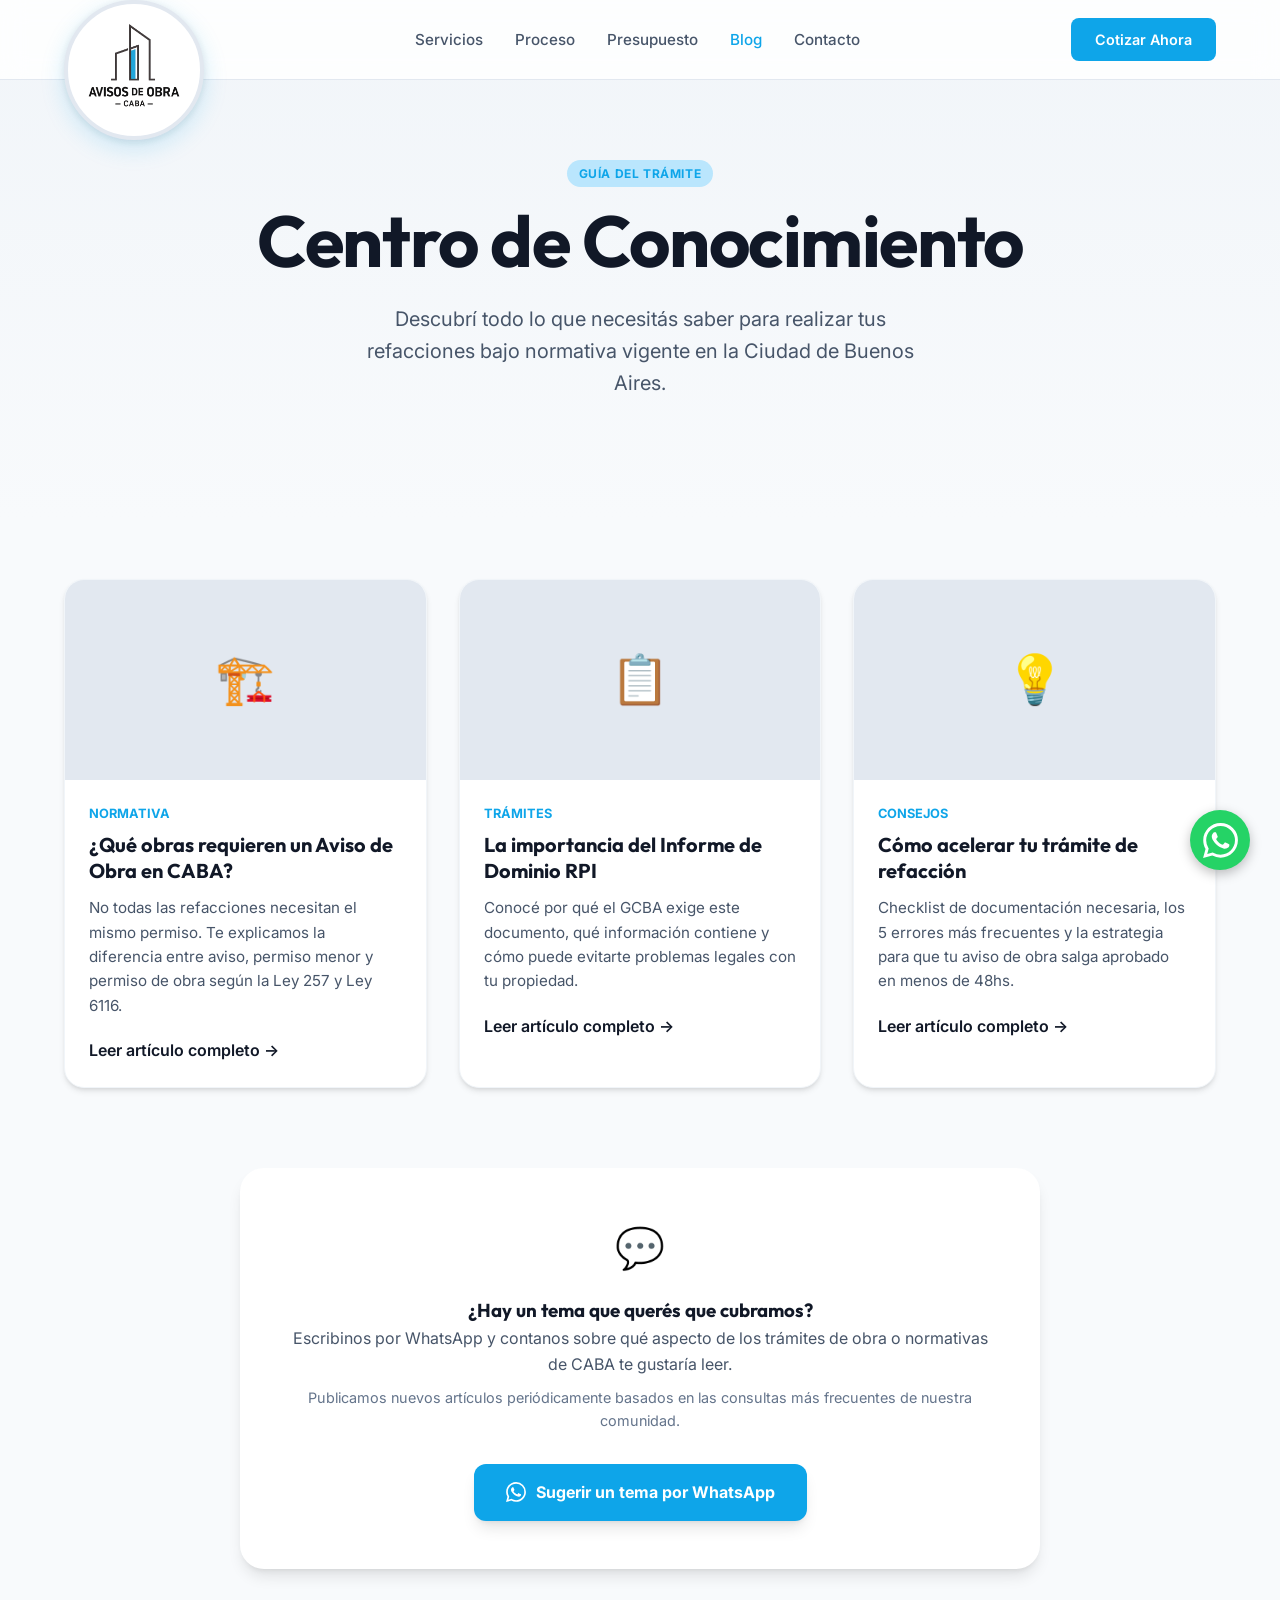
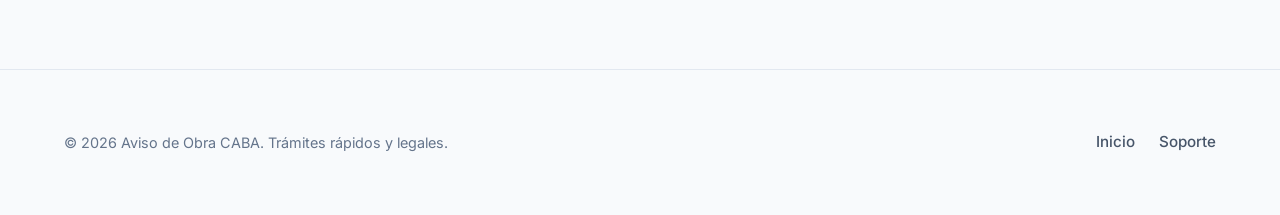
<file: blog.html>
<!DOCTYPE html>
<html lang="es">
<head>
    <meta charset="UTF-8">
    <meta name="viewport" content="width=device-width, initial-scale=1.0">
    <title>Blog de Trámites | Aviso de Obra CABA</title>
    <meta name="description" content="Artículos de interés sobre avisos de obra, trámites en GCBA, y consejos para refacciones legales en CABA. Gestión del proceso del trámite.">
    <meta name="robots" content="index, follow">
    <meta name="author" content="Aviso de Obra CABA">
    <meta name="geo.region" content="AR-C">
    <meta name="geo.placename" content="Ciudad Autónoma de Buenos Aires">
    <meta name="geo.position" content="-34.6037;-58.3816">
    <meta name="ICBM" content="-34.6037, -58.3816">
    <link rel="canonical" href="https://www.aviso-de-obra.com.ar/blog.html" />

    <!-- Open Graph -->
    <meta property="og:type" content="website">
    <meta property="og:title" content="Blog de Trámites | Aviso de Obra CABA">
    <meta property="og:description" content="Artículos y guías sobre avisos de obra, trámites en GCBA, y normativas vigentes en la Ciudad de Buenos Aires.">
    <meta property="og:url" content="https://www.aviso-de-obra.com.ar/blog.html">
    <meta property="og:image" content="logoheader.png">
    <meta property="og:image:width" content="1200">
    <meta property="og:image:height" content="630">
    <meta property="og:locale" content="es_AR">
    <meta property="og:site_name" content="Aviso de Obra CABA">

    <!-- Twitter Cards -->
    <meta name="twitter:card" content="summary_large_image">
    <meta name="twitter:title" content="Blog de Trámites | Aviso de Obra CABA">
    <meta name="twitter:description" content="Artículos y guías sobre avisos de obra y trámites en la Ciudad de Buenos Aires.">
    <meta name="twitter:image" content="logoheader.png">

    <link rel="icon" type="image/png" href="favicon.png">
    <link rel="stylesheet" href="style.css">
    <style>
        .blog-hero {
            padding: 160px 0 80px;
            background: linear-gradient(to bottom, var(--slate-100), var(--background));
            text-align: center;
        }
        .blog-grid {
            display: grid;
            grid-template-columns: repeat(auto-fill, minmax(300px, 1fr));
            gap: 32px;
            margin-top: -40px;
            position: relative;
            z-index: 10;
        }
        .blog-card {
            background: white;
            border-radius: 20px;
            overflow: hidden;
            box-shadow: var(--shadow-md);
            border: 1px solid var(--slate-100);
            transition: var(--transition);
        }
        .blog-card:hover {
            transform: translateY(-8px);
            box-shadow: var(--shadow-xl);
        }
        .blog-img {
            width: 100%;
            height: 200px;
            background: var(--slate-200);
            display: flex;
            align-items: center;
            justify-content: center;
            font-size: 3rem;
        }
        .blog-content {
            padding: 24px;
        }
        .blog-meta {
            font-size: 0.8rem;
            color: var(--primary);
            font-weight: 700;
            text-transform: uppercase;
            margin-bottom: 8px;
            display: block;
        }
        .blog-title {
            font-size: 1.25rem;
            margin-bottom: 12px;
            line-height: 1.3;
        }
        .blog-excerpt {
            font-size: 0.95rem;
            color: var(--slate-600);
            margin-bottom: 20px;
        }
        .read-more {
            font-weight: 600;
            color: var(--black);
            display: flex;
            align-items: center;
            gap: 8px;
        }
        .read-more:hover {
            color: var(--primary);
            gap: 12px;
        }
    </style>
</head>
<body>

    <!-- NAV -->
    <nav>
        <div class="container">
            <a href="index.html" class="nav-logo">
                <div class="nav-logo-circle"><img src="logoheader.png" alt="Aviso de Obra CABA"></div>
            </a>
            <ul class="nav-links" id="nav-links">
                <li><a href="index.html#servicios" class="nav-link">Servicios</a></li>
                <li><a href="index.html#proceso" class="nav-link">Proceso</a></li>
                <li><a href="index.html#presupuesto" class="nav-link">Presupuesto</a></li>
                <li><a href="blog.html" class="nav-link" style="color: var(--primary);">Blog</a></li>
                <li><a href="index.html#contacto" class="nav-link">Contacto</a></li>
            </ul>
            <div class="nav-actions">
                <a href="index.html#presupuesto" class="nav-cta">Cotizar Ahora</a>
                <button class="mobile-menu-toggle" id="mobile-menu-toggle" aria-label="Abrir menú">
                    <span></span>
                    <span></span>
                    <span></span>
                </button>
            </div>
        </div>
    </nav>

    <main>
        <section class="blog-hero">
            <div class="container">
                <span class="section-tag">Guía del Trámite</span>
                <h1 class="hero-title">Centro de Conocimiento</h1>
                <p class="hero-desc" style="margin: 0 auto 40px;">Descubrí todo lo que necesitás saber para realizar tus refacciones bajo normativa vigente en la Ciudad de Buenos Aires.</p>
            </div>
        </section>

        <section class="section-padding">
            <div class="container">
                <div class="blog-grid">
                    <!-- Card 1 -->
                    <article class="blog-card reveal">
                        <div class="blog-img">🏗️</div>
                        <div class="blog-content">
                            <span class="blog-meta">Normativa</span>
                            <h3 class="blog-title">¿Qué obras requieren un Aviso de Obra en CABA?</h3>
                            <p class="blog-excerpt">No todas las refacciones necesitan el mismo permiso. Te explicamos la diferencia entre aviso, permiso menor y permiso de obra según la Ley 257 y Ley 6116.</p>
                            <a href="que-obras-necesitan-aviso-caba.html" class="read-more">Leer artículo completo →</a>
                        </div>
                    </article>

                    <!-- Card 2 -->
                    <article class="blog-card reveal" style="transition-delay: 0.1s">
                        <div class="blog-img">📋</div>
                        <div class="blog-content">
                            <span class="blog-meta">Trámites</span>
                            <h3 class="blog-title">La importancia del Informe de Dominio RPI</h3>
                            <p class="blog-excerpt">Conocé por qué el GCBA exige este documento, qué información contiene y cómo puede evitarte problemas legales con tu propiedad.</p>
                            <a href="informe-dominio-rpi.html" class="read-more">Leer artículo completo →</a>
                        </div>
                    </article>

                    <!-- Card 3 -->
                    <article class="blog-card reveal" style="transition-delay: 0.2s">
                        <div class="blog-img">💡</div>
                        <div class="blog-content">
                            <span class="blog-meta">Consejos</span>
                            <h3 class="blog-title">Cómo acelerar tu trámite de refacción</h3>
                            <p class="blog-excerpt">Checklist de documentación necesaria, los 5 errores más frecuentes y la estrategia para que tu aviso de obra salga aprobado en menos de 48hs.</p>
                            <a href="como-acelerar-tramite-aviso-obra.html" class="read-more">Leer artículo completo →</a>
                        </div>
                    </article>
                </div>

                <div style="margin-top: 80px; text-align: center;" class="reveal">
                    <div style="background: white; padding: 48px; border-radius: 24px; box-shadow: var(--shadow-lg); max-width: 800px; margin: 0 auto;">
                        <div style="font-size: 2.5rem; margin-bottom: 16px;">💬</div>
                        <h3>¿Hay un tema que querés que cubramos?</h3>
                        <p style="margin-bottom: 8px; color: var(--slate-600);">Escribinos por WhatsApp y contanos sobre qué aspecto de los trámites de obra o normativas de CABA te gustaría leer.</p>
                        <p style="margin-bottom: 32px; color: var(--slate-500); font-size: 0.9rem;">Publicamos nuevos artículos periódicamente basados en las consultas más frecuentes de nuestra comunidad.</p>
                        <a href="https://wa.me/5491137787305?text=Hola!%20Me%20gustar%C3%ADa%20sugerir%20un%20tema%20para%20el%20blog%3A%20" target="_blank" rel="noopener noreferrer" class="btn-primary" style="display: inline-flex; align-items: center; gap: 10px;">
                            <svg style="width: 20px; height: 20px; fill: currentColor;" viewBox="0 0 24 24"><path d="M17.472 14.382c-.297-.149-1.758-.867-2.03-.967-.273-.099-.471-.148-.67.15-.197.297-.767.966-.94 1.164-.173.199-.347.223-.644.075-.297-.15-1.255-.463-2.39-1.475-.883-.788-1.48-1.761-1.653-2.059-.173-.297-.018-.458.13-.606.134-.133.298-.347.446-.52.149-.174.198-.298.298-.497.099-.198.05-.371-.025-.52-.075-.149-.669-1.612-.916-2.207-.242-.579-.487-.5-.669-.51-.173-.008-.371-.01-.57-.01-.198 0-.52.074-.792.372-.272.297-1.04 1.016-1.04 2.479 0 1.462 1.065 2.875 1.213 3.074.149.198 2.096 3.2 5.077 4.487.709.306 1.262.489 1.694.625.712.227 1.36.195 1.871.118.571-.085 1.758-.719 2.006-1.413.248-.694.248-1.289.173-1.413-.074-.124-.272-.198-.57-.347m-5.421 7.403h-.004a9.87 9.87 0 01-5.031-1.378l-.361-.214-3.741.982.998-3.648-.235-.374a9.86 9.86 0 01-1.51-5.26c.001-5.45 4.436-9.884 9.888-9.884 2.64 0 5.122 1.03 6.988 2.898a9.825 9.825 0 012.893 6.994c-.003 5.45-4.437 9.884-9.885 9.884m8.413-18.297A11.815 11.815 0 0012.05 0C5.495 0 .16 5.335.157 11.892c0 2.096.547 4.142 1.588 5.945L.057 24l6.305-1.654a11.882 11.882 0 005.683 1.448h.005c6.554 0 11.89-5.335 11.893-11.893a11.821 11.821 0 00-3.48-8.413z"/></svg>
                            Sugerir un tema por WhatsApp
                        </a>
                    </div>
                </div>
            </div>
        </section>
    </main>

    <!-- FOOTER -->
    <footer style="padding: 60px 0; border-top: 1px solid var(--slate-200); background-color: var(--slate-50);">
        <div class="container" style="display: flex; justify-content: space-between; align-items: center; flex-wrap: wrap; gap: 24px;">
            <p style="color: var(--slate-500); font-size: 0.9rem;">© 2026 Aviso de Obra CABA. Trámites rápidos y legales.</p>
            <div style="display: flex; gap: 24px;">
                <a href="index.html" class="nav-link">Inicio</a>
                <a href="index.html#contacto" class="nav-link">Soporte</a>
            </div>
        </div>
    </footer>

    <!-- WhatsApp Flotante -->
    <a href="https://wa.me/5491137787305?text=Hola!%20Vengo%20de%20la%20web%20y%20quería%20consultar%20por%20un%20aviso%20de%20obra." class="whatsapp-float" target="_blank" rel="noopener noreferrer">
        <svg viewBox="0 0 24 24" xmlns="http://www.w3.org/2000/svg">
            <path d="M17.472 14.382c-.297-.149-1.758-.867-2.03-.967-.273-.099-.471-.148-.67.15-.197.297-.767.966-.94 1.164-.173.199-.347.223-.644.075-.297-.15-1.255-.463-2.39-1.475-.883-.788-1.48-1.761-1.653-2.059-.173-.297-.018-.458.13-.606.134-.133.298-.347.446-.52.149-.174.198-.298.298-.497.099-.198.05-.371-.025-.52-.075-.149-.669-1.612-.916-2.207-.242-.579-.487-.5-.669-.51-.173-.008-.371-.01-.57-.01-.198 0-.52.074-.792.372-.272.297-1.04 1.016-1.04 2.479 0 1.462 1.065 2.875 1.213 3.074.149.198 2.096 3.2 5.077 4.487.709.306 1.262.489 1.694.625.712.227 1.36.195 1.871.118.571-.085 1.758-.719 2.006-1.413.248-.694.248-1.289.173-1.413-.074-.124-.272-.198-.57-.347m-5.421 7.403h-.004a9.87 9.87 0 01-5.031-1.378l-.361-.214-3.741.982.998-3.648-.235-.374a9.86 9.86 0 01-1.51-5.26c.001-5.45 4.436-9.884 9.888-9.884 2.64 0 5.122 1.03 6.988 2.898a9.825 9.825 0 012.893 6.994c-.003 5.45-4.437 9.884-9.885 9.884m8.413-18.297A11.815 11.815 0 0012.05 0C5.495 0 .16 5.335.157 11.892c0 2.096.547 4.142 1.588 5.945L.057 24l6.305-1.654a11.882 11.882 0 005.683 1.448h.005c6.554 0 11.89-5.335 11.893-11.893a11.821 11.821 0 00-3.48-8.413z"/>
        </svg>
    </a>

    <script src="script.js"></script>
</body>
</html>
</file>
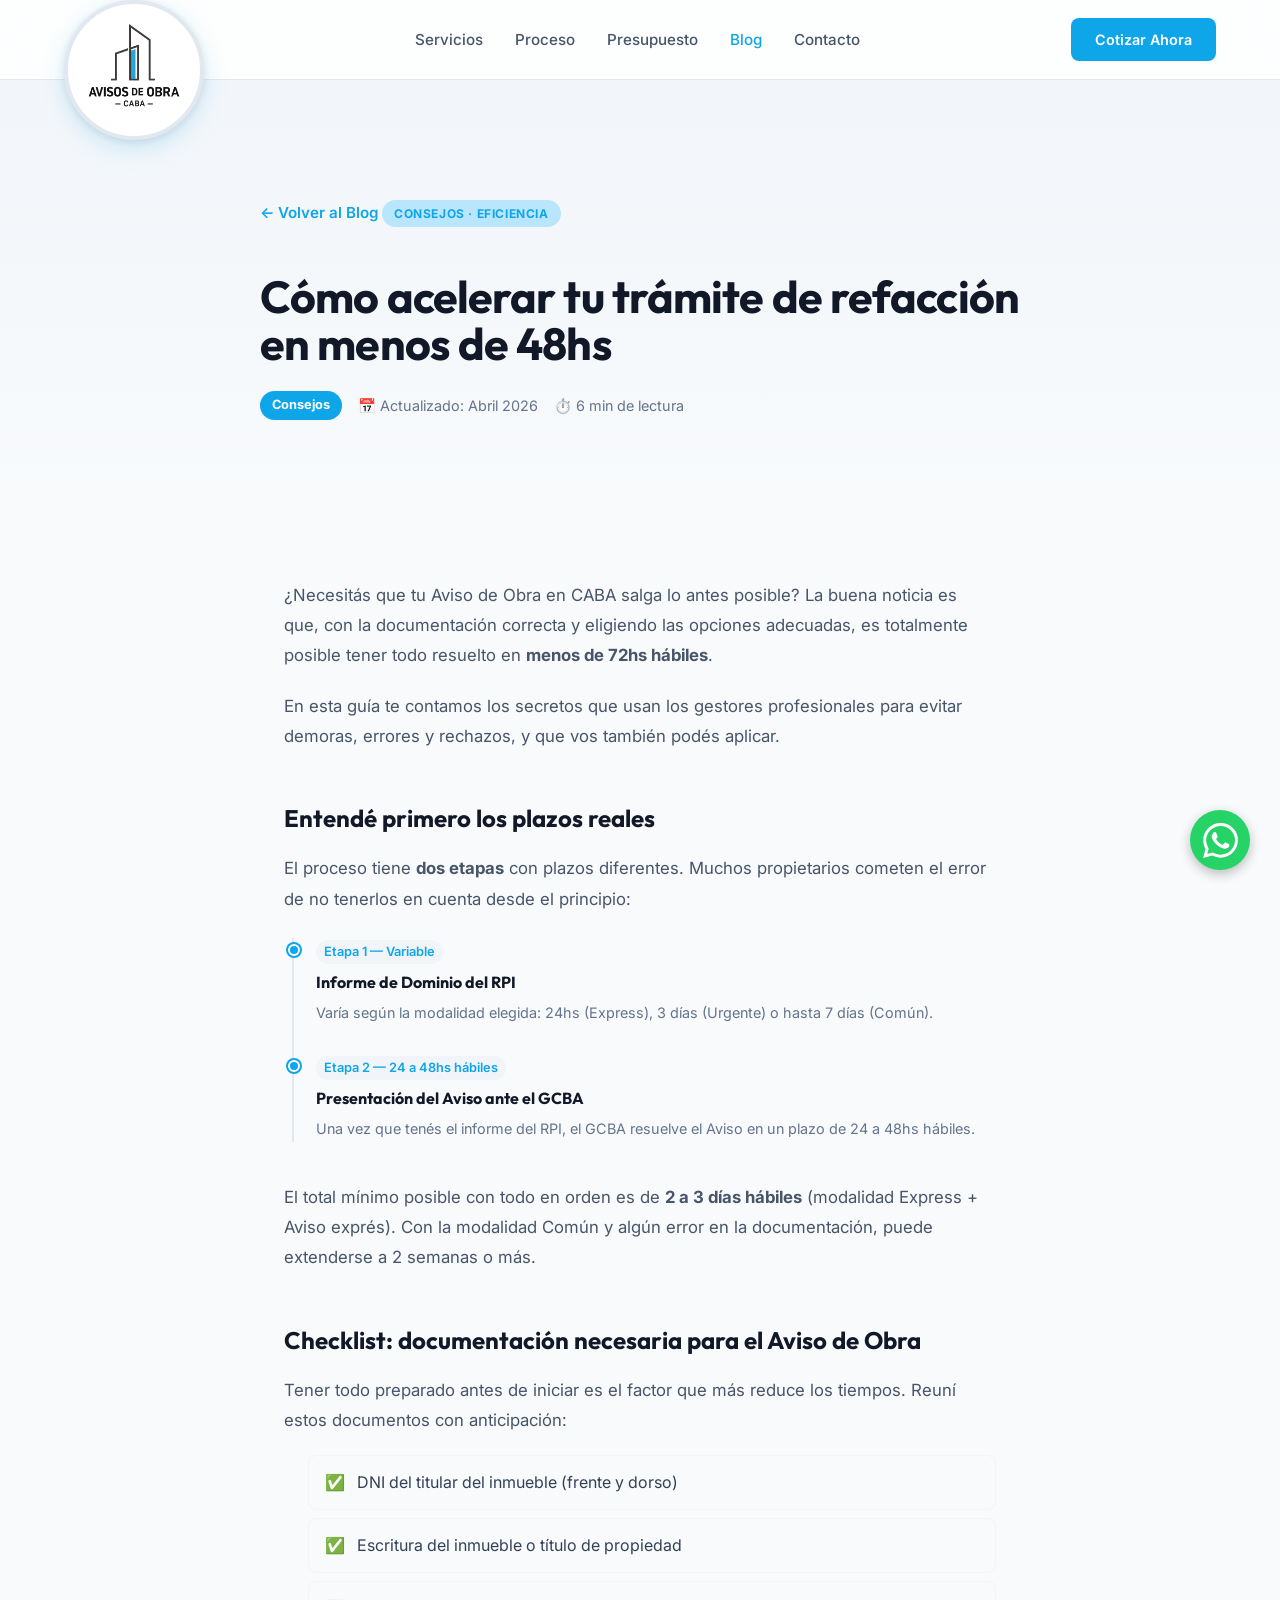
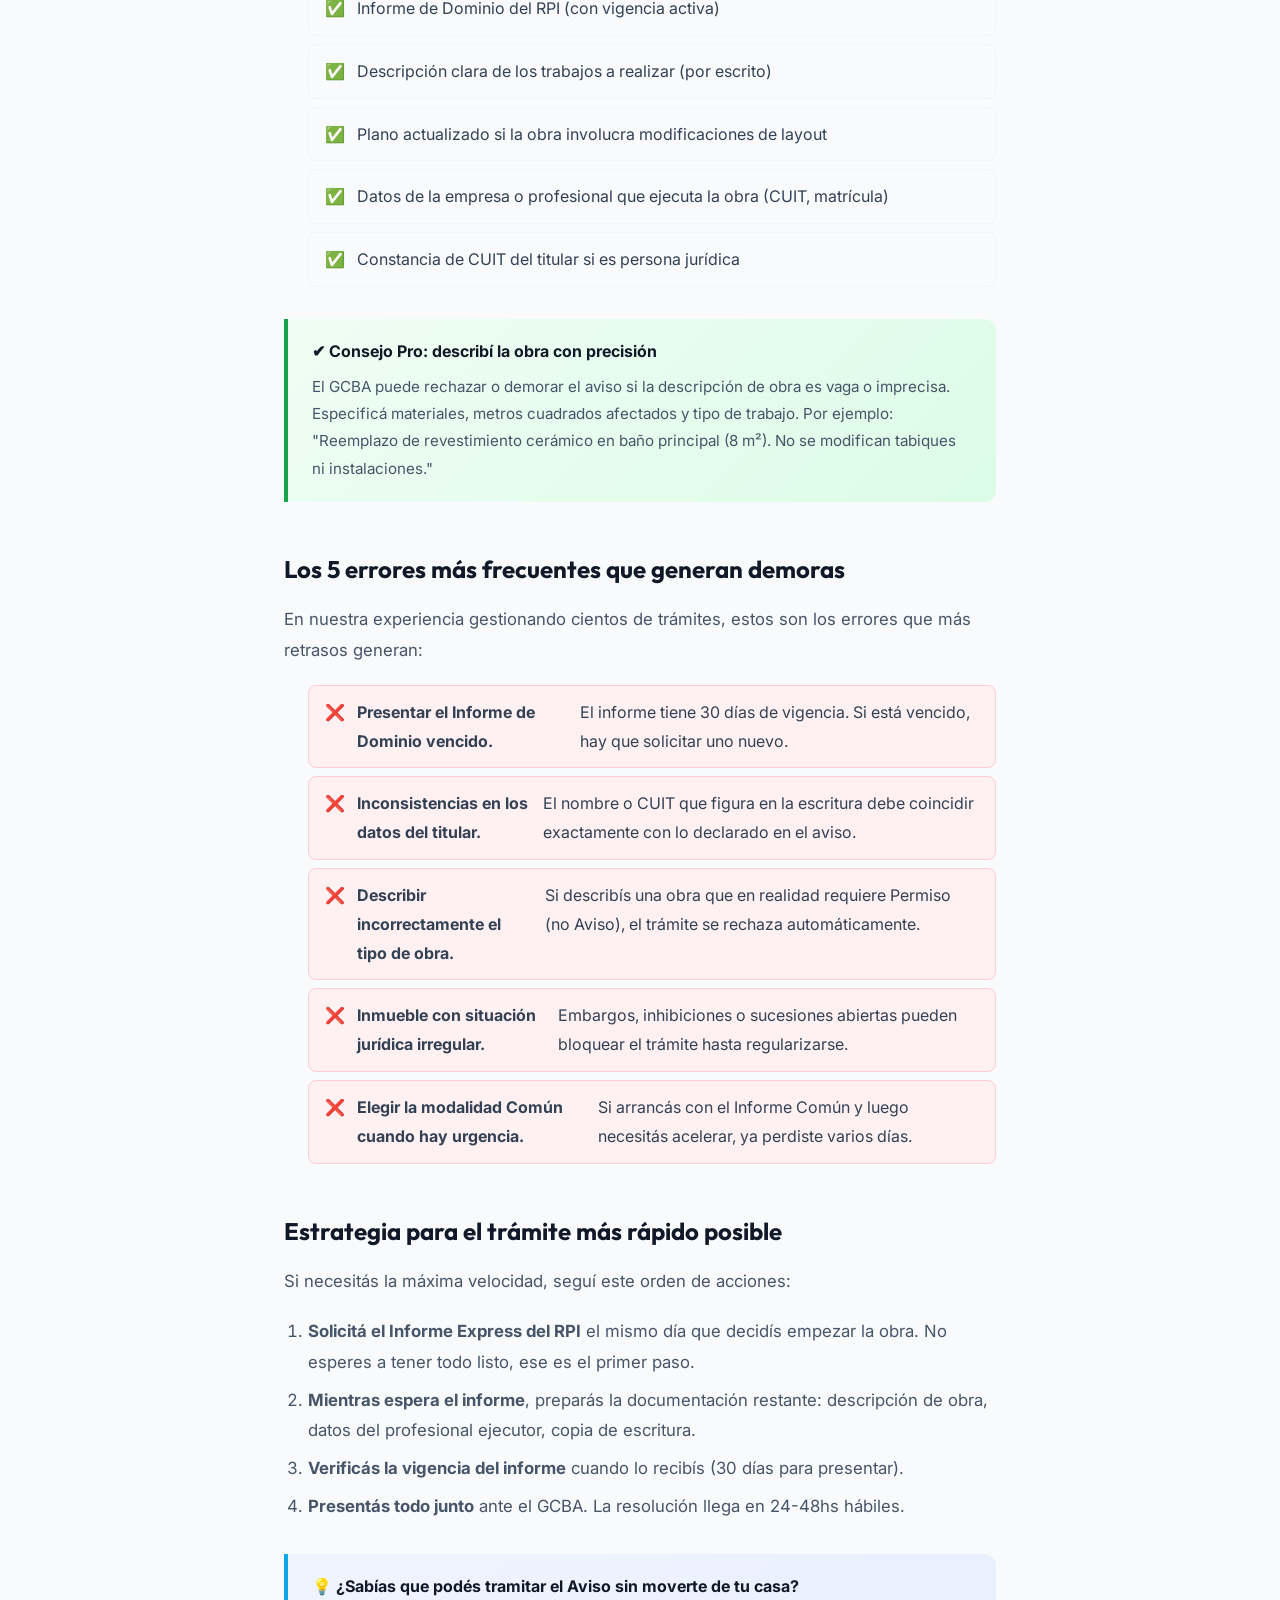
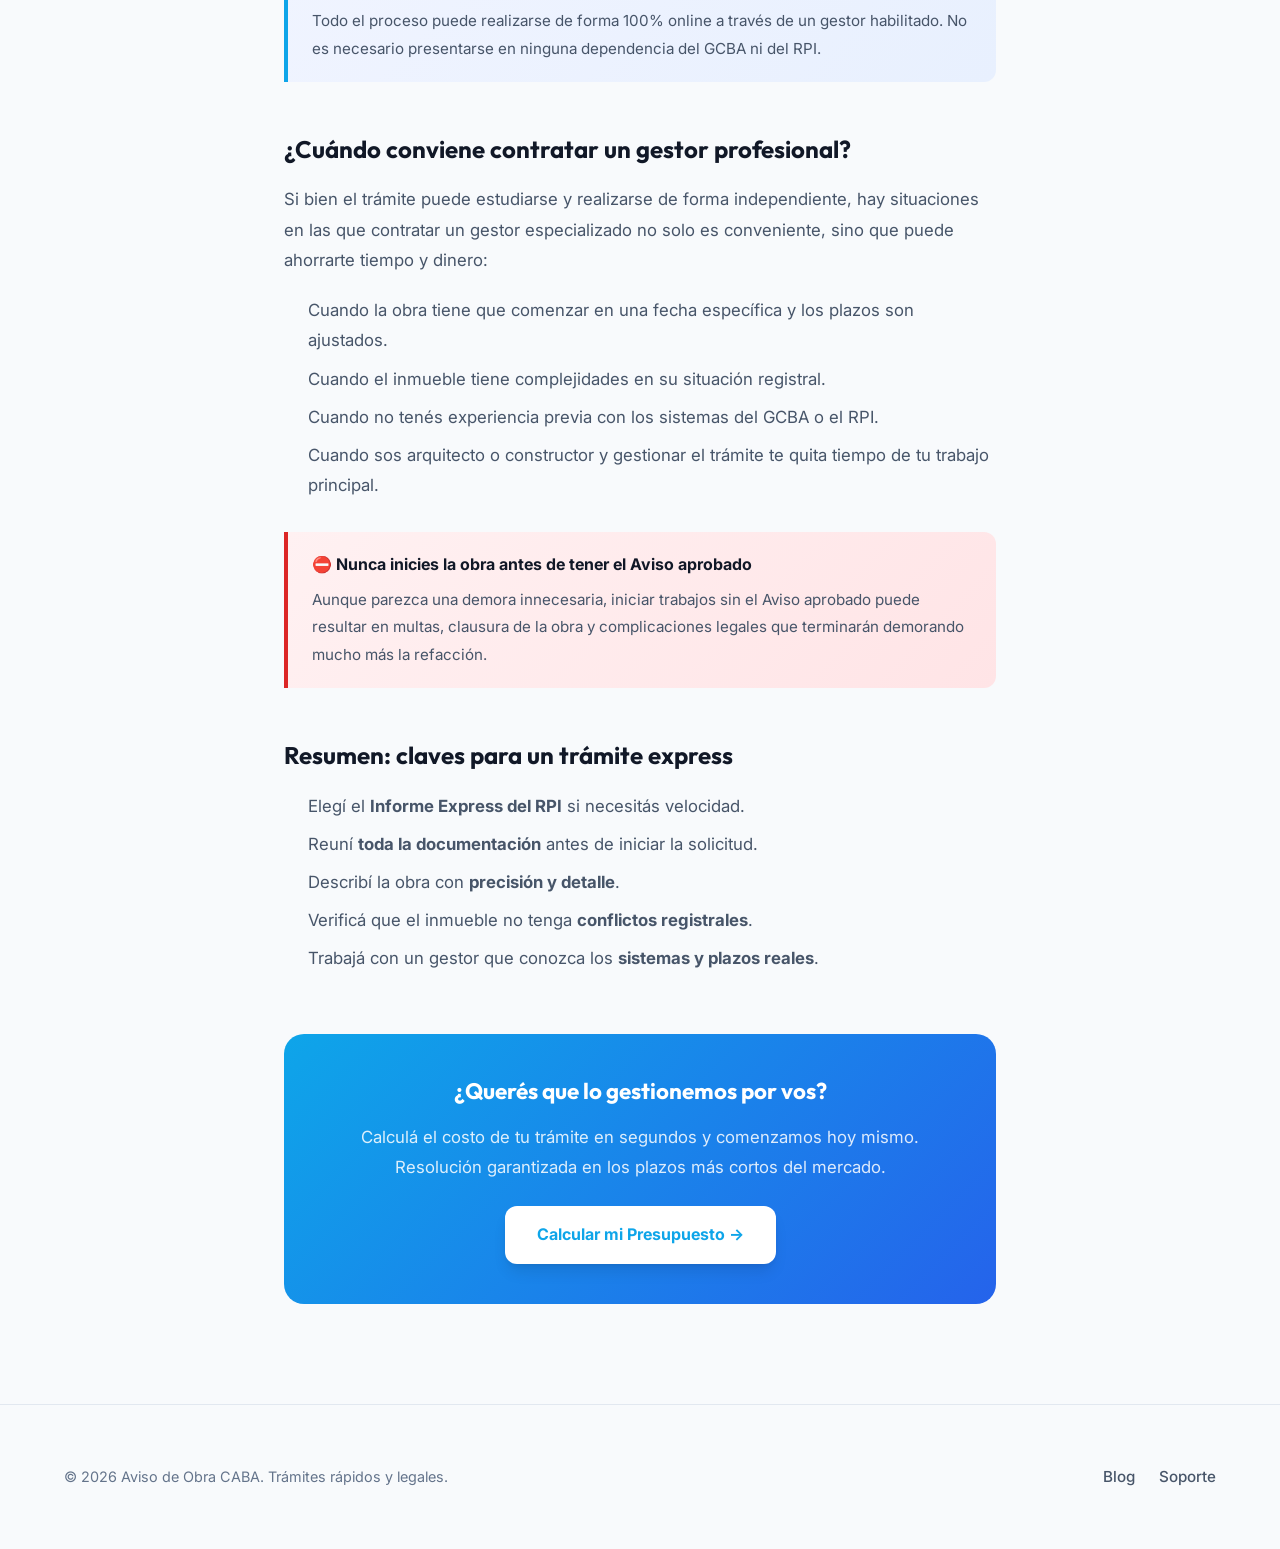
<file: como-acelerar-tramite-aviso-obra.html>
<!DOCTYPE html>
<html lang="es">
<head>
    <meta charset="UTF-8">
    <meta name="viewport" content="width=device-width, initial-scale=1.0">
    <title>Cómo acelerar tu trámite de refacción en CABA | Aviso de Obra CABA</title>
    <meta name="description" content="Consejos prácticos para que tu Aviso de Obra en CABA salga aprobado en menos de 48hs. Documentación necesaria, errores frecuentes y cómo evitarlos.">
    <meta name="robots" content="index, follow">
    <meta name="author" content="Aviso de Obra CABA">
    <meta name="keywords" content="acelerar aviso de obra, aviso de obra rápido CABA, documentación aviso de obra, trámite refacción 48hs, gestión aviso obra GCBA, errores aviso de obra">
    <meta name="geo.region" content="AR-C">
    <meta name="geo.placename" content="Ciudad Autónoma de Buenos Aires">
    <link rel="canonical" href="https://www.aviso-de-obra.com.ar/como-acelerar-tramite-aviso-obra.html" />
    <link rel="icon" type="image/png" href="favicon.png">

    <!-- Open Graph -->
    <meta property="og:type" content="article">
    <meta property="og:title" content="Cómo acelerar tu trámite de refacción en CABA">
    <meta property="og:description" content="Consejos prácticos para que tu Aviso de Obra en CABA salga aprobado en menos de 48hs. Documentación necesaria y errores a evitar.">
    <meta property="og:url" content="https://www.aviso-de-obra.com.ar/como-acelerar-tramite-aviso-obra.html">
    <meta property="og:image" content="logoheader.png">
    <meta property="og:locale" content="es_AR">
    <meta property="og:site_name" content="Aviso de Obra CABA">

    <!-- Twitter Cards -->
    <meta name="twitter:card" content="summary_large_image">
    <meta name="twitter:title" content="Cómo acelerar tu trámite de refacción en CABA">
    <meta name="twitter:description" content="Documentación necesaria y consejos para que tu Aviso de Obra salga aprobado en menos de 48hs.">
    <meta name="twitter:image" content="logoheader.png">

    <!-- FAQ Structured Data -->
    <script type="application/ld+json">
    {
      "@context": "https://schema.org",
      "@type": "Article",
      "headline": "Cómo acelerar tu trámite de refacción en CABA: guía práctica",
      "description": "Consejos prácticos para que tu Aviso de Obra en CABA salga aprobado en menos de 48hs. Documentación necesaria, errores frecuentes y cómo evitarlos.",
      "author": {
        "@type": "Organization",
        "name": "Aviso de Obra CABA",
        "url": "https://www.aviso-de-obra.com.ar"
      },
      "publisher": {
        "@type": "Organization",
        "name": "Aviso de Obra CABA",
        "logo": {
          "@type": "ImageObject",
          "url": "logoheader.png"
        }
      },
      "datePublished": "2026-04-18",
      "dateModified": "2026-04-18",
      "url": "https://www.aviso-de-obra.com.ar/como-acelerar-tramite-aviso-obra.html",
      "inLanguage": "es-AR"
    }
    </script>

    <link rel="stylesheet" href="style.css">
    <style>
        .article-hero {
            padding: 200px 0 60px;
            background: linear-gradient(to bottom, var(--slate-100), var(--background));
        }
        .article-body {
            max-width: 760px;
            margin: 0 auto;
            padding: 60px 24px 100px;
        }
        .article-body h2 { font-size: 1.5rem; margin: 48px 0 16px; color: var(--black); }
        .article-body h3 { font-size: 1.15rem; margin: 32px 0 12px; color: var(--black); }
        .article-body p { color: var(--slate-600); line-height: 1.8; margin-bottom: 20px; font-size: 1.05rem; }
        .article-body ul, .article-body ol { color: var(--slate-600); line-height: 1.8; margin: 0 0 24px 24px; font-size: 1.05rem; }
        .article-body li { margin-bottom: 8px; }
        .article-meta { display: flex; align-items: center; gap: 16px; margin-bottom: 40px; font-size: 0.9rem; color: var(--slate-500); flex-wrap: wrap; }
        .article-tag { background: var(--primary); color: white; padding: 4px 12px; border-radius: 20px; font-size: 0.8rem; font-weight: 700; }
        .callout { background: linear-gradient(135deg, #f0f4ff, #e8f0fe); border-left: 4px solid var(--primary); border-radius: 0 12px 12px 0; padding: 20px 24px; margin: 32px 0; }
        .callout strong { display: block; margin-bottom: 8px; color: var(--black); }
        .callout p { margin: 0; font-size: 0.95rem; }
        .callout-success { background: linear-gradient(135deg, #f0fdf4, #dcfce7); border-left: 4px solid #16a34a; border-radius: 0 12px 12px 0; padding: 20px 24px; margin: 32px 0; }
        .callout-success strong { display: block; margin-bottom: 8px; color: var(--black); }
        .callout-success p { margin: 0; font-size: 0.95rem; color: var(--slate-600); }
        .callout-danger { background: linear-gradient(135deg, #fff1f2, #ffe4e6); border-left: 4px solid #dc2626; border-radius: 0 12px 12px 0; padding: 20px 24px; margin: 32px 0; }
        .callout-danger strong { display: block; margin-bottom: 8px; color: var(--black); }
        .callout-danger p { margin: 0; font-size: 0.95rem; color: var(--slate-600); }
        .checklist { list-style: none; margin: 0 0 32px; padding: 0; }
        .checklist li { padding: 12px 16px; border-radius: 8px; margin-bottom: 8px; display: flex; align-items: flex-start; gap: 12px; background: var(--slate-50); border: 1px solid var(--slate-100); font-size: 1rem; color: var(--slate-700); }
        .checklist li::before { content: "✅"; flex-shrink: 0; }
        .error-list { list-style: none; margin: 0 0 32px; padding: 0; }
        .error-list li { padding: 12px 16px; border-radius: 8px; margin-bottom: 8px; display: flex; align-items: flex-start; gap: 12px; background: #fff1f2; border: 1px solid #fecdd3; font-size: 1rem; color: var(--slate-700); }
        .error-list li::before { content: "❌"; flex-shrink: 0; }
        .article-cta { background: linear-gradient(135deg, var(--primary), #2563eb); border-radius: 20px; padding: 40px; text-align: center; margin: 60px 0 0; color: white; }
        .article-cta h3 { color: white; margin: 0 0 12px; font-size: 1.4rem; }
        .article-cta p { color: rgba(255,255,255,0.85); margin-bottom: 24px; }
        .article-cta .btn-primary { background: white; color: var(--primary); display: inline-block; }
        .article-cta .btn-primary:hover { background: var(--slate-100); }
        .back-link { display: inline-flex; align-items: center; gap: 8px; color: var(--primary); font-weight: 600; margin-bottom: 32px; font-size: 0.95rem; transition: gap 0.2s; }
        .back-link:hover { gap: 12px; }
        .timeline { position: relative; padding-left: 32px; margin: 24px 0 40px; }
        .timeline::before { content: ''; position: absolute; left: 8px; top: 0; bottom: 0; width: 2px; background: var(--slate-200); }
        .tl-item { position: relative; margin-bottom: 28px; }
        .tl-item::before { content: ''; position: absolute; left: -28px; top: 6px; width: 12px; height: 12px; background: var(--primary); border-radius: 50%; border: 2px solid white; box-shadow: 0 0 0 2px var(--primary); }
        .tl-item h4 { font-size: 1rem; margin: 0 0 4px; color: var(--black); }
        .tl-item p { margin: 0; font-size: 0.9rem; color: var(--slate-500); }
        .tl-item .tl-time { display: inline-block; background: var(--slate-100); padding: 2px 8px; border-radius: 20px; font-size: 0.8rem; font-weight: 600; color: var(--primary); margin-bottom: 6px; }
    </style>
</head>
<body>

    <!-- NAV -->
    <nav>
        <div class="container">
            <a href="index.html" class="nav-logo">
                <div class="nav-logo-circle"><img src="logoheader.png" alt="Logo Aviso de Obra CABA"></div>
            </a>
            <ul class="nav-links" id="nav-links">
                <li><a href="index.html#servicios" class="nav-link">Servicios</a></li>
                <li><a href="index.html#proceso" class="nav-link">Proceso</a></li>
                <li><a href="index.html#presupuesto" class="nav-link">Presupuesto</a></li>
                <li><a href="blog.html" class="nav-link" style="color: var(--primary);">Blog</a></li>
                <li><a href="index.html#contacto" class="nav-link">Contacto</a></li>
            </ul>
            <div class="nav-actions">
                <a href="index.html#presupuesto" class="nav-cta">Cotizar Ahora</a>
                <button class="mobile-menu-toggle" id="mobile-menu-toggle" aria-label="Abrir menú">
                    <span></span><span></span><span></span>
                </button>
            </div>
        </div>
    </nav>

    <main>
        <section class="article-hero">
            <div class="container">
                <div style="max-width: 760px; margin: 0 auto;">
                    <a href="blog.html" class="back-link">← Volver al Blog</a>
                    <span class="section-tag">Consejos · Eficiencia</span>
                    <h1 class="hero-title" style="font-size: clamp(1.8rem, 4vw, 2.8rem); margin-top: 16px;">Cómo acelerar tu trámite de refacción en menos de 48hs</h1>
                    <div class="article-meta">
                        <span class="article-tag">Consejos</span>
                        <span>📅 Actualizado: Abril 2026</span>
                        <span>⏱️ 6 min de lectura</span>
                    </div>
                </div>
            </div>
        </section>

        <article class="article-body">

            <p>¿Necesitás que tu Aviso de Obra en CABA salga lo antes posible? La buena noticia es que, con la documentación correcta y eligiendo las opciones adecuadas, es totalmente posible tener todo resuelto en <strong>menos de 72hs hábiles</strong>.</p>

            <p>En esta guía te contamos los secretos que usan los gestores profesionales para evitar demoras, errores y rechazos, y que vos también podés aplicar.</p>

            <h2>Entendé primero los plazos reales</h2>

            <p>El proceso tiene <strong>dos etapas</strong> con plazos diferentes. Muchos propietarios cometen el error de no tenerlos en cuenta desde el principio:</p>

            <div class="timeline">
                <div class="tl-item">
                    <span class="tl-time">Etapa 1 — Variable</span>
                    <h4>Informe de Dominio del RPI</h4>
                    <p>Varía según la modalidad elegida: 24hs (Express), 3 días (Urgente) o hasta 7 días (Común).</p>
                </div>
                <div class="tl-item">
                    <span class="tl-time">Etapa 2 — 24 a 48hs hábiles</span>
                    <h4>Presentación del Aviso ante el GCBA</h4>
                    <p>Una vez que tenés el informe del RPI, el GCBA resuelve el Aviso en un plazo de 24 a 48hs hábiles.</p>
                </div>
            </div>

            <p>El total mínimo posible con todo en orden es de <strong>2 a 3 días hábiles</strong> (modalidad Express + Aviso exprés). Con la modalidad Común y algún error en la documentación, puede extenderse a 2 semanas o más.</p>

            <h2>Checklist: documentación necesaria para el Aviso de Obra</h2>

            <p>Tener todo preparado antes de iniciar es el factor que más reduce los tiempos. Reuní estos documentos con anticipación:</p>

            <ul class="checklist">
                <li>DNI del titular del inmueble (frente y dorso)</li>
                <li>Escritura del inmueble o título de propiedad</li>
                <li>Informe de Dominio del RPI (con vigencia activa)</li>
                <li>Descripción clara de los trabajos a realizar (por escrito)</li>
                <li>Plano actualizado si la obra involucra modificaciones de layout</li>
                <li>Datos de la empresa o profesional que ejecuta la obra (CUIT, matrícula)</li>
                <li>Constancia de CUIT del titular si es persona jurídica</li>
            </ul>

            <div class="callout-success">
                <strong>✔ Consejo Pro: describí la obra con precisión</strong>
                <p>El GCBA puede rechazar o demorar el aviso si la descripción de obra es vaga o imprecisa. Especificá materiales, metros cuadrados afectados y tipo de trabajo. Por ejemplo: "Reemplazo de revestimiento cerámico en baño principal (8 m²). No se modifican tabiques ni instalaciones."</p>
            </div>

            <h2>Los 5 errores más frecuentes que generan demoras</h2>

            <p>En nuestra experiencia gestionando cientos de trámites, estos son los errores que más retrasos generan:</p>

            <ul class="error-list">
                <li><strong>Presentar el Informe de Dominio vencido.</strong> El informe tiene 30 días de vigencia. Si está vencido, hay que solicitar uno nuevo.</li>
                <li><strong>Inconsistencias en los datos del titular.</strong> El nombre o CUIT que figura en la escritura debe coincidir exactamente con lo declarado en el aviso.</li>
                <li><strong>Describir incorrectamente el tipo de obra.</strong> Si describís una obra que en realidad requiere Permiso (no Aviso), el trámite se rechaza automáticamente.</li>
                <li><strong>Inmueble con situación jurídica irregular.</strong> Embargos, inhibiciones o sucesiones abiertas pueden bloquear el trámite hasta regularizarse.</li>
                <li><strong>Elegir la modalidad Común cuando hay urgencia.</strong> Si arrancás con el Informe Común y luego necesitás acelerar, ya perdiste varios días.</li>
            </ul>

            <h2>Estrategia para el trámite más rápido posible</h2>

            <p>Si necesitás la máxima velocidad, seguí este orden de acciones:</p>

            <ol>
                <li><strong>Solicitá el Informe Express del RPI</strong> el mismo día que decidís empezar la obra. No esperes a tener todo listo, ese es el primer paso.</li>
                <li><strong>Mientras espera el informe</strong>, preparás la documentación restante: descripción de obra, datos del profesional ejecutor, copia de escritura.</li>
                <li><strong>Verificás la vigencia del informe</strong> cuando lo recibís (30 días para presentar).</li>
                <li><strong>Presentás todo junto</strong> ante el GCBA. La resolución llega en 24-48hs hábiles.</li>
            </ol>

            <div class="callout">
                <strong>💡 ¿Sabías que podés tramitar el Aviso sin moverte de tu casa?</strong>
                <p>Todo el proceso puede realizarse de forma 100% online a través de un gestor habilitado. No es necesario presentarse en ninguna dependencia del GCBA ni del RPI.</p>
            </div>

            <h2>¿Cuándo conviene contratar un gestor profesional?</h2>

            <p>Si bien el trámite puede estudiarse y realizarse de forma independiente, hay situaciones en las que contratar un gestor especializado no solo es conveniente, sino que puede ahorrarte tiempo y dinero:</p>

            <ul>
                <li>Cuando la obra tiene que comenzar en una fecha específica y los plazos son ajustados.</li>
                <li>Cuando el inmueble tiene complejidades en su situación registral.</li>
                <li>Cuando no tenés experiencia previa con los sistemas del GCBA o el RPI.</li>
                <li>Cuando sos arquitecto o constructor y gestionar el trámite te quita tiempo de tu trabajo principal.</li>
            </ul>

            <div class="callout-danger">
                <strong>⛔ Nunca inicies la obra antes de tener el Aviso aprobado</strong>
                <p>Aunque parezca una demora innecesaria, iniciar trabajos sin el Aviso aprobado puede resultar en multas, clausura de la obra y complicaciones legales que terminarán demorando mucho más la refacción.</p>
            </div>

            <h2>Resumen: claves para un trámite express</h2>

            <ul>
                <li>Elegí el <strong>Informe Express del RPI</strong> si necesitás velocidad.</li>
                <li>Reuní <strong>toda la documentación</strong> antes de iniciar la solicitud.</li>
                <li>Describí la obra con <strong>precisión y detalle</strong>.</li>
                <li>Verificá que el inmueble no tenga <strong>conflictos registrales</strong>.</li>
                <li>Trabajá con un gestor que conozca los <strong>sistemas y plazos reales</strong>.</li>
            </ul>

            <div class="article-cta">
                <h3>¿Querés que lo gestionemos por vos?</h3>
                <p>Calculá el costo de tu trámite en segundos y comenzamos hoy mismo. Resolución garantizada en los plazos más cortos del mercado.</p>
                <a href="index.html#presupuesto" class="btn-primary">Calcular mi Presupuesto →</a>
            </div>

        </article>
    </main>

    <!-- FOOTER -->
    <footer style="padding: 60px 0; border-top: 1px solid var(--slate-200); background-color: var(--slate-50);">
        <div class="container" style="display: flex; justify-content: space-between; align-items: center; flex-wrap: wrap; gap: 24px;">
            <p style="color: var(--slate-500); font-size: 0.9rem;">© 2026 Aviso de Obra CABA. Trámites rápidos y legales.</p>
            <div style="display: flex; gap: 24px;">
                <a href="blog.html" class="nav-link">Blog</a>
                <a href="index.html#contacto" class="nav-link">Soporte</a>
            </div>
        </div>
    </footer>

    <!-- WhatsApp Flotante -->
    <a href="https://wa.me/5491137787305?text=Hola!%20Vengo%20de%20la%20web%20y%20quería%20consultar%20por%20un%20aviso%20de%20obra." class="whatsapp-float" target="_blank" rel="noopener noreferrer">
        <svg viewBox="0 0 24 24" xmlns="http://www.w3.org/2000/svg">
            <path d="M17.472 14.382c-.297-.149-1.758-.867-2.03-.967-.273-.099-.471-.148-.67.15-.197.297-.767.966-.94 1.164-.173.199-.347.223-.644.075-.297-.15-1.255-.463-2.39-1.475-.883-.788-1.48-1.761-1.653-2.059-.173-.297-.018-.458.13-.606.134-.133.298-.347.446-.52.149-.174.198-.298.298-.497.099-.198.05-.371-.025-.52-.075-.149-.669-1.612-.916-2.207-.242-.579-.487-.5-.669-.51-.173-.008-.371-.01-.57-.01-.198 0-.52.074-.792.372-.272.297-1.04 1.016-1.04 2.479 0 1.462 1.065 2.875 1.213 3.074.149.198 2.096 3.2 5.077 4.487.709.306 1.262.489 1.694.625.712.227 1.36.195 1.871.118.571-.085 1.758-.719 2.006-1.413.248-.694.248-1.289.173-1.413-.074-.124-.272-.198-.57-.347m-5.421 7.403h-.004a9.87 9.87 0 01-5.031-1.378l-.361-.214-3.741.982.998-3.648-.235-.374a9.86 9.86 0 01-1.51-5.26c.001-5.45 4.436-9.884 9.888-9.884 2.64 0 5.122 1.03 6.988 2.898a9.825 9.825 0 012.893 6.994c-.003 5.45-4.437 9.884-9.885 9.884m8.413-18.297A11.815 11.815 0 0012.05 0C5.495 0 .16 5.335.157 11.892c0 2.096.547 4.142 1.588 5.945L.057 24l6.305-1.654a11.882 11.882 0 005.683 1.448h.005c6.554 0 11.89-5.335 11.893-11.893a11.821 11.821 0 00-3.48-8.413z"/>
        </svg>
    </a>

    <script src="script.js"></script>
</body>
</html>
</file>
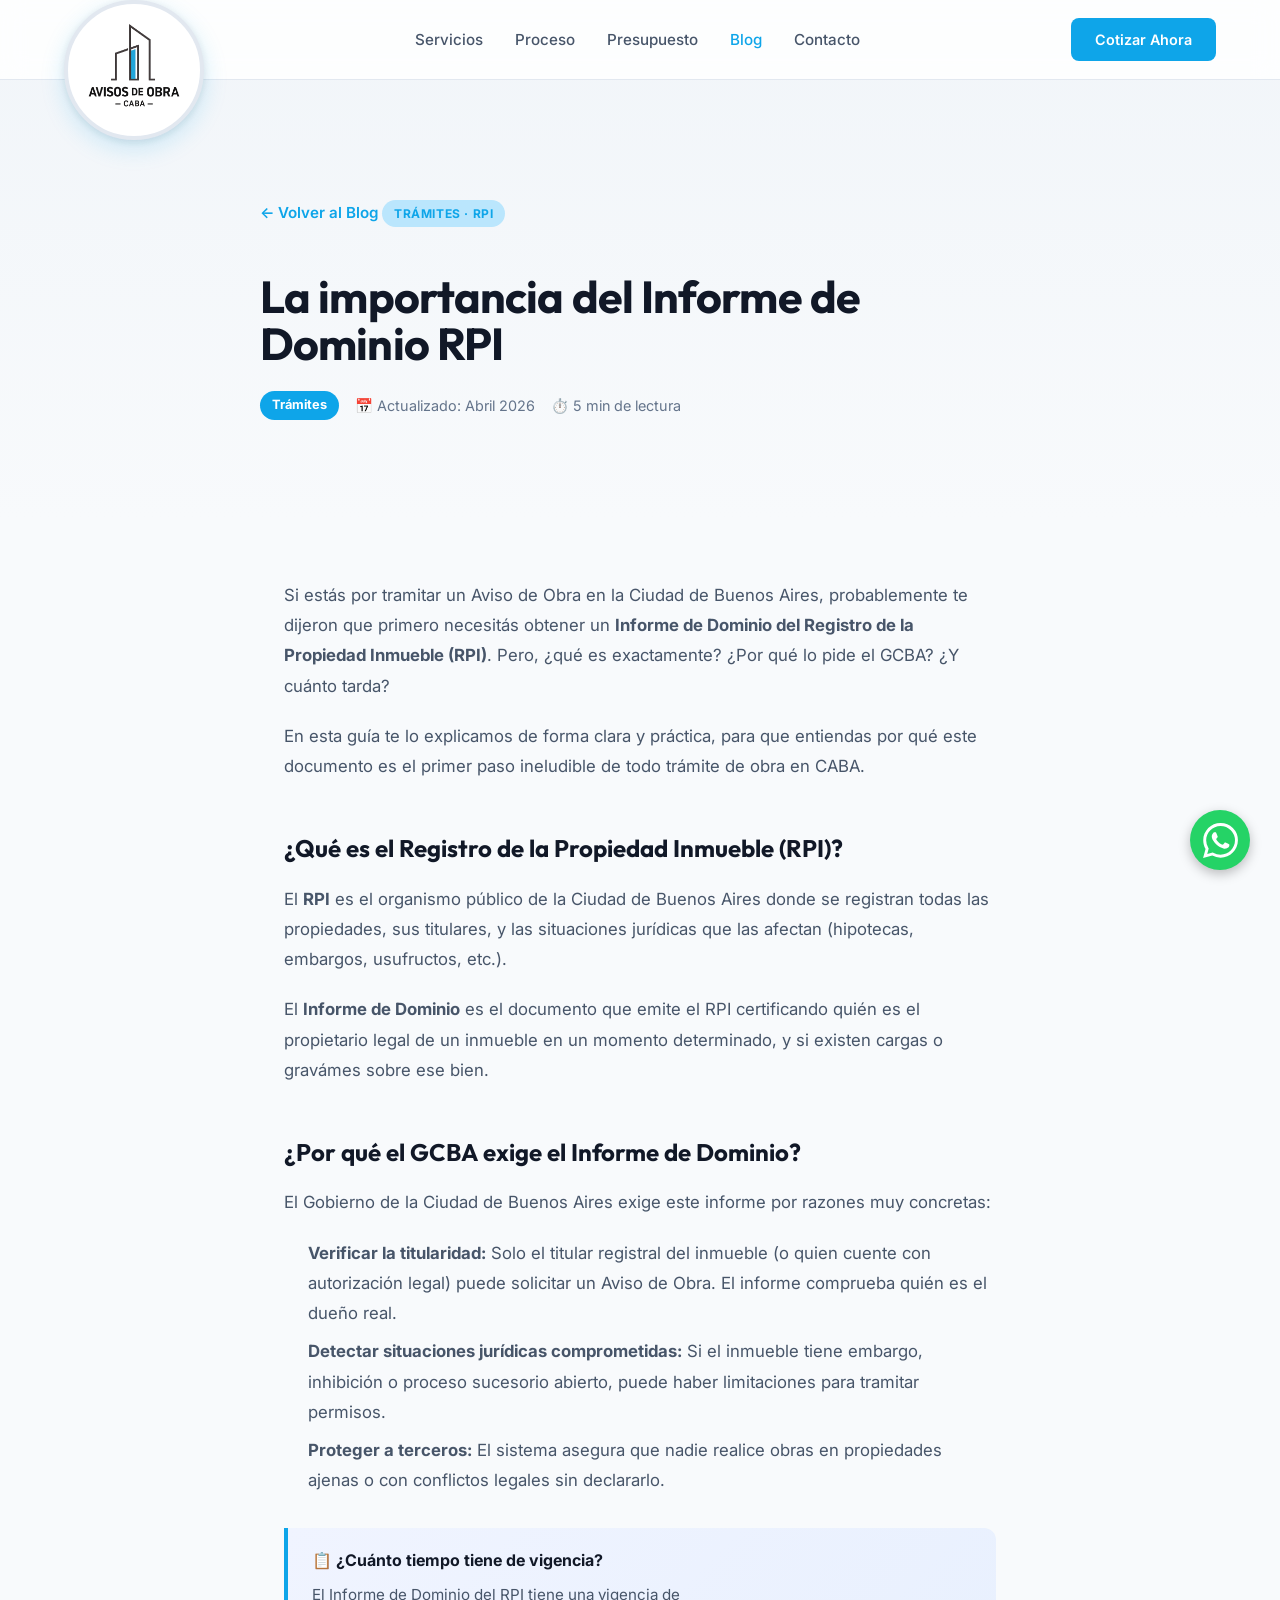
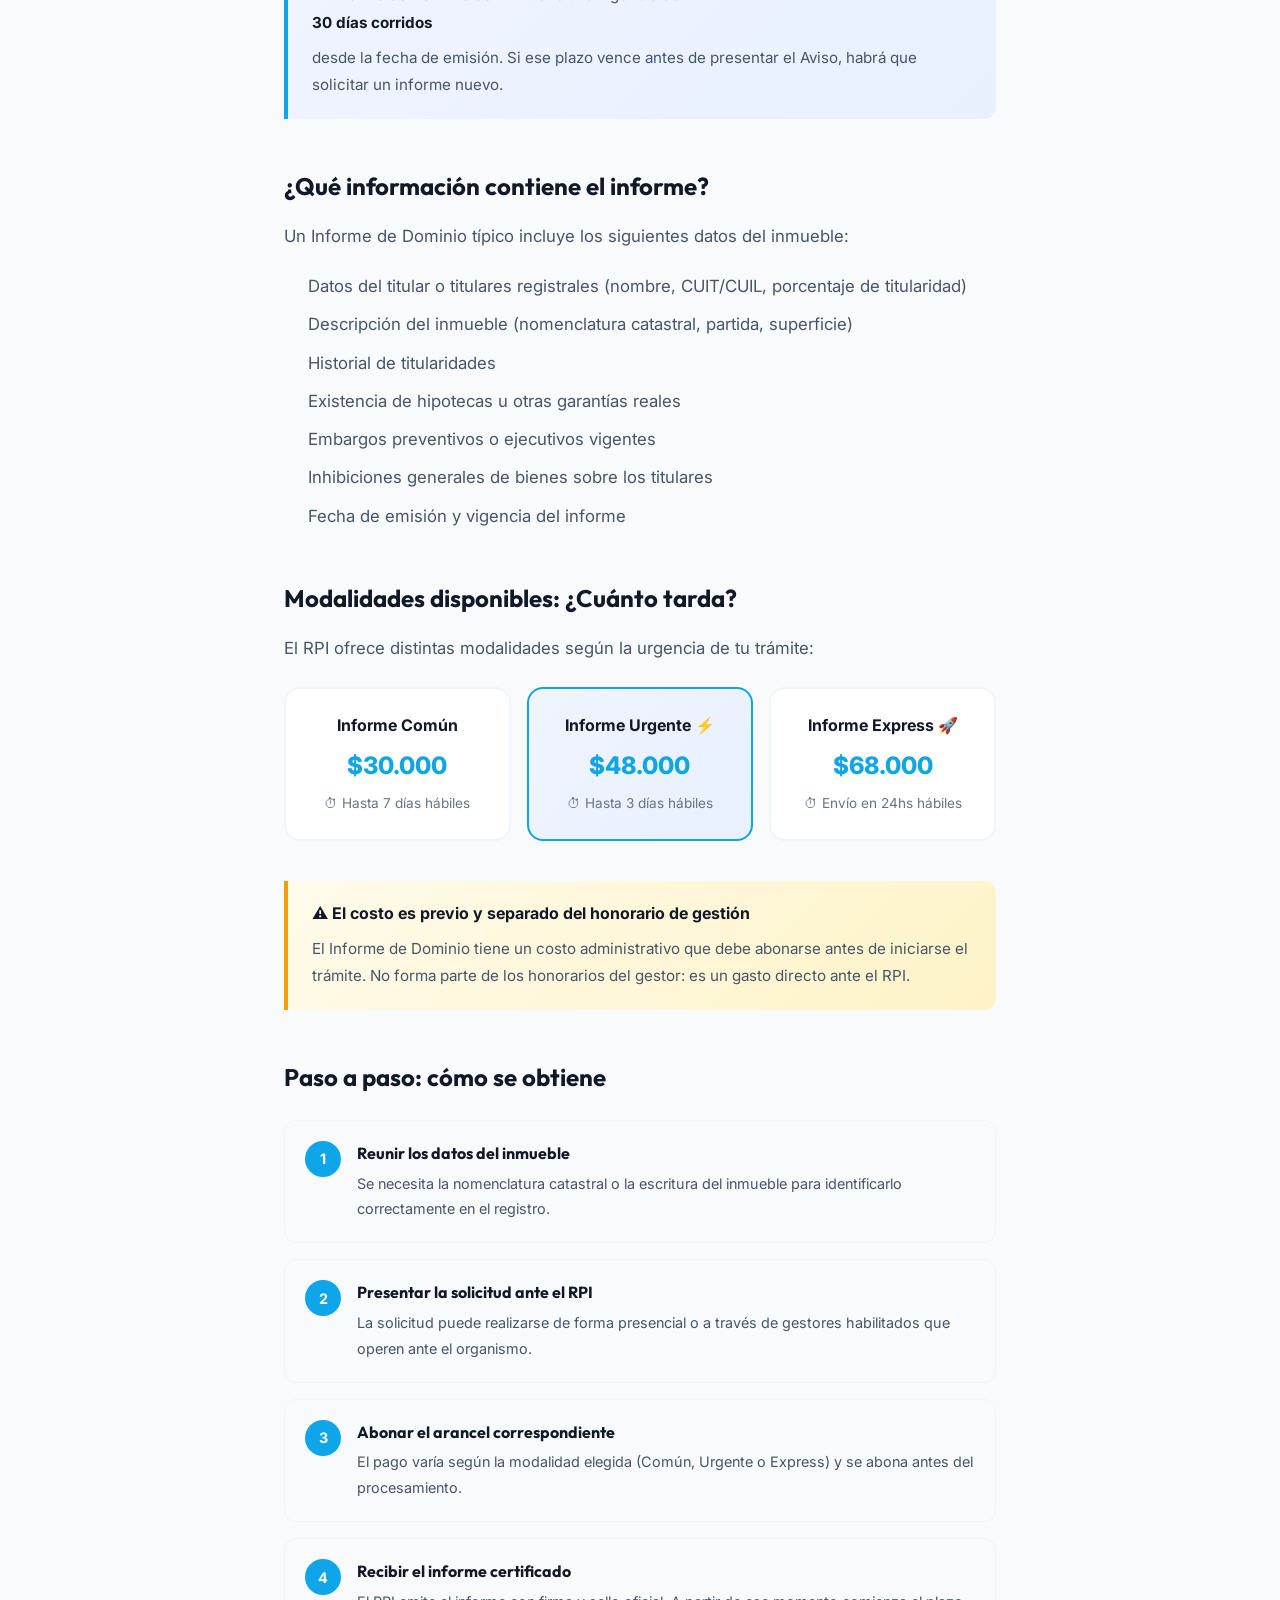
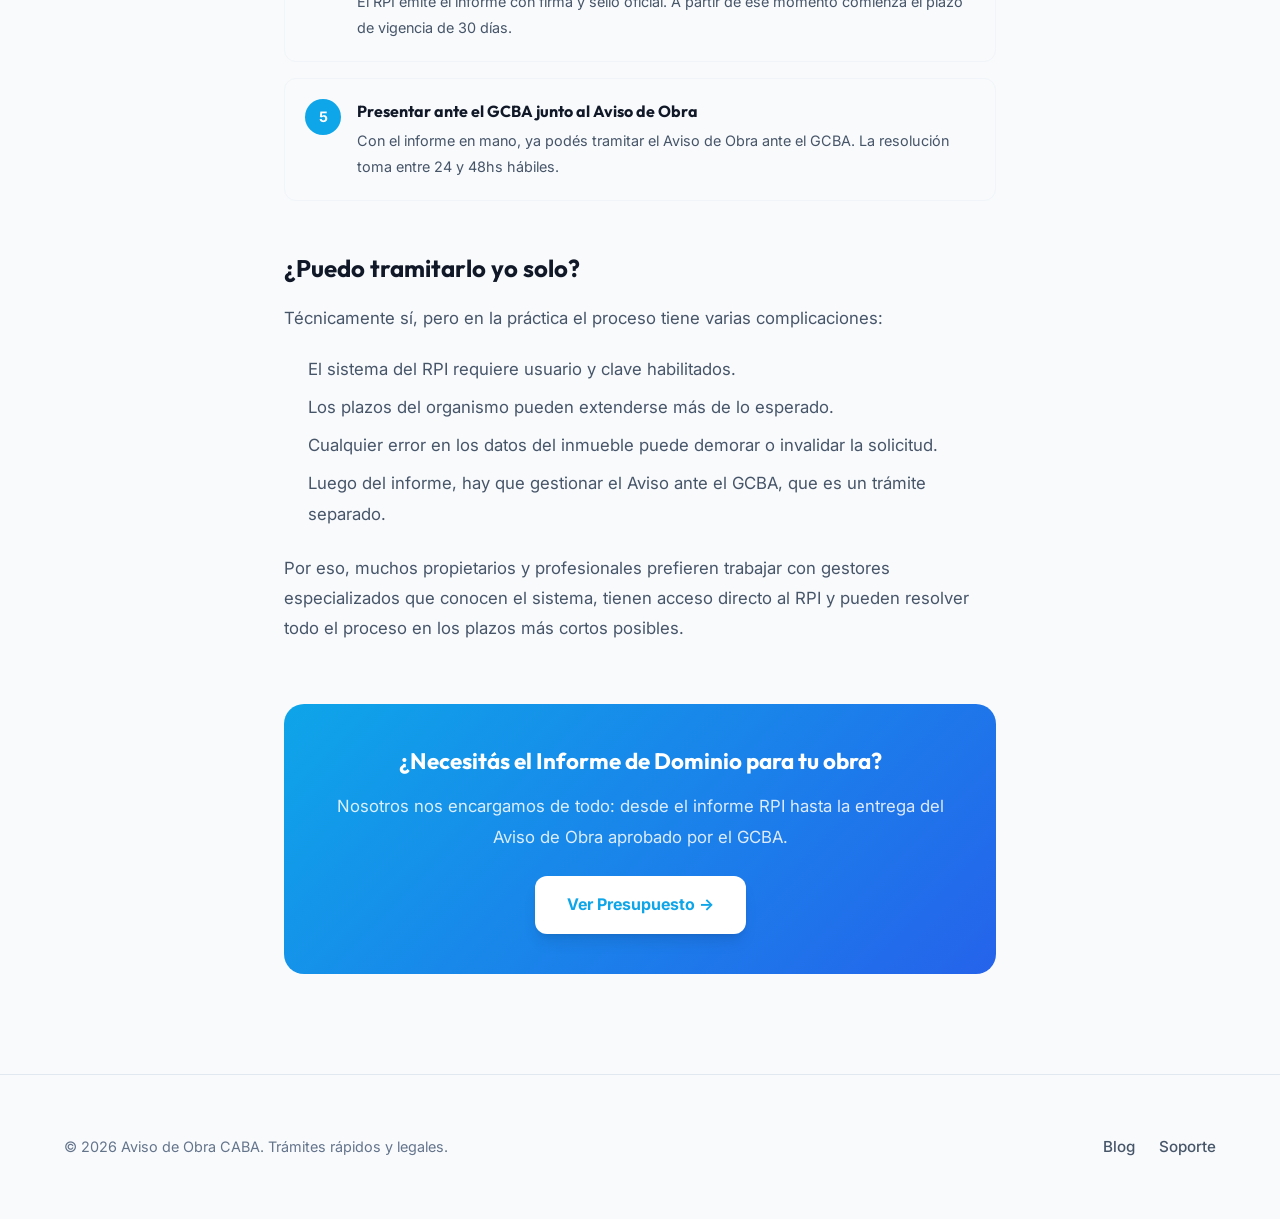
<file: informe-dominio-rpi.html>
<!DOCTYPE html>
<html lang="es">
<head>
    <meta charset="UTF-8">
    <meta name="viewport" content="width=device-width, initial-scale=1.0">
    <title>Qué es el Informe de Dominio RPI y por qué es obligatorio | Aviso de Obra CABA</title>
    <meta name="description" content="El Informe de Dominio del RPI es el primer paso para tramitar un Aviso de Obra en CABA. Conocé qué es, por qué es obligatorio y cuánto tarda.">
    <meta name="robots" content="index, follow">
    <meta name="author" content="Aviso de Obra CABA">
    <meta name="keywords" content="informe de dominio RPI, registro propiedad inmueble Buenos Aires, informe dominio CABA, trámite aviso de obra, RPI urgente, dominio del inmueble">
    <meta name="geo.region" content="AR-C">
    <meta name="geo.placename" content="Ciudad Autónoma de Buenos Aires">
    <link rel="canonical" href="https://www.aviso-de-obra.com.ar/informe-dominio-rpi.html" />
    <link rel="icon" type="image/png" href="favicon.png">

    <!-- Open Graph -->
    <meta property="og:type" content="article">
    <meta property="og:title" content="Qué es el Informe de Dominio RPI y por qué es obligatorio">
    <meta property="og:description" content="Todo lo que necesitás saber sobre el Informe de Dominio RPI: qué es, por qué lo exige el GCBA y cuánto tarda.">
    <meta property="og:url" content="https://www.aviso-de-obra.com.ar/informe-dominio-rpi.html">
    <meta property="og:image" content="logoheader.png">
    <meta property="og:locale" content="es_AR">
    <meta property="og:site_name" content="Aviso de Obra CABA">

    <!-- Twitter Cards -->
    <meta name="twitter:card" content="summary_large_image">
    <meta name="twitter:title" content="Qué es el Informe de Dominio RPI y por qué es obligatorio">
    <meta name="twitter:description" content="Todo lo que necesitás saber sobre el Informe de Dominio RPI para tramitar tu Aviso de Obra en CABA.">
    <meta name="twitter:image" content="logoheader.png">

    <!-- Article Structured Data -->
    <script type="application/ld+json">
    {
      "@context": "https://schema.org",
      "@type": "Article",
      "headline": "Qué es el Informe de Dominio RPI y por qué es obligatorio para tramitar en CABA",
      "description": "El Informe de Dominio del RPI es el primer paso para tramitar un Aviso de Obra en CABA. Conocé qué es, por qué es obligatorio y cuánto tarda.",
      "author": {
        "@type": "Organization",
        "name": "Aviso de Obra CABA",
        "url": "https://www.aviso-de-obra.com.ar"
      },
      "publisher": {
        "@type": "Organization",
        "name": "Aviso de Obra CABA",
        "logo": {
          "@type": "ImageObject",
          "url": "logoheader.png"
        }
      },
      "datePublished": "2026-04-18",
      "dateModified": "2026-04-18",
      "url": "https://www.aviso-de-obra.com.ar/informe-dominio-rpi.html",
      "inLanguage": "es-AR"
    }
    </script>

    <link rel="stylesheet" href="style.css">
    <style>
        .article-hero {
            padding: 200px 0 60px;
            background: linear-gradient(to bottom, var(--slate-100), var(--background));
        }
        .article-body {
            max-width: 760px;
            margin: 0 auto;
            padding: 60px 24px 100px;
        }
        .article-body h2 {
            font-size: 1.5rem;
            margin: 48px 0 16px;
            color: var(--black);
        }
        .article-body h3 {
            font-size: 1.15rem;
            margin: 32px 0 12px;
            color: var(--black);
        }
        .article-body p {
            color: var(--slate-600);
            line-height: 1.8;
            margin-bottom: 20px;
            font-size: 1.05rem;
        }
        .article-body ul, .article-body ol {
            color: var(--slate-600);
            line-height: 1.8;
            margin: 0 0 24px 24px;
            font-size: 1.05rem;
        }
        .article-body li { margin-bottom: 8px; }
        .article-meta {
            display: flex;
            align-items: center;
            gap: 16px;
            margin-bottom: 40px;
            font-size: 0.9rem;
            color: var(--slate-500);
        }
        .article-tag {
            background: var(--primary);
            color: white;
            padding: 4px 12px;
            border-radius: 20px;
            font-size: 0.8rem;
            font-weight: 700;
        }
        .callout {
            background: linear-gradient(135deg, #f0f4ff, #e8f0fe);
            border-left: 4px solid var(--primary);
            border-radius: 0 12px 12px 0;
            padding: 20px 24px;
            margin: 32px 0;
        }
        .callout strong { display: block; margin-bottom: 8px; color: var(--black); }
        .callout p { margin: 0; font-size: 0.95rem; }
        .callout-warn {
            background: linear-gradient(135deg, #fffbeb, #fef3c7);
            border-left: 4px solid #f59e0b;
            border-radius: 0 12px 12px 0;
            padding: 20px 24px;
            margin: 32px 0;
        }
        .callout-warn strong { display: block; margin-bottom: 8px; color: var(--black); }
        .callout-warn p { margin: 0; font-size: 0.95rem; color: var(--slate-600); }
        .steps-grid {
            display: grid;
            grid-template-columns: 1fr;
            gap: 16px;
            margin: 24px 0 40px;
        }
        .step-row {
            display: flex;
            align-items: flex-start;
            gap: 16px;
            padding: 20px;
            background: var(--slate-50);
            border-radius: 12px;
            border: 1px solid var(--slate-100);
        }
        .step-num {
            min-width: 36px;
            height: 36px;
            background: var(--primary);
            color: white;
            border-radius: 50%;
            display: flex;
            align-items: center;
            justify-content: center;
            font-weight: 700;
            font-size: 0.9rem;
        }
        .step-row h4 { margin: 0 0 4px; font-size: 1rem; color: var(--black); }
        .step-row p { margin: 0; font-size: 0.9rem; color: var(--slate-600); }
        .pricing-cards {
            display: grid;
            grid-template-columns: repeat(auto-fit, minmax(200px, 1fr));
            gap: 16px;
            margin: 24px 0 40px;
        }
        .pricing-card {
            padding: 24px;
            border: 2px solid var(--slate-100);
            border-radius: 16px;
            text-align: center;
            background: white;
        }
        .pricing-card.featured {
            border-color: var(--primary);
            background: linear-gradient(135deg, #f0f4ff, #e8f0fe);
        }
        .pricing-card .price { font-size: 1.5rem; font-weight: 800; color: var(--primary); margin: 8px 0; }
        .pricing-card .plan-name { font-weight: 700; color: var(--black); }
        .pricing-card .plan-time { font-size: 0.85rem; color: var(--slate-500); }
        .article-cta {
            background: linear-gradient(135deg, var(--primary), #2563eb);
            border-radius: 20px;
            padding: 40px;
            text-align: center;
            margin: 60px 0 0;
            color: white;
        }
        .article-cta h3 { color: white; margin: 0 0 12px; font-size: 1.4rem; }
        .article-cta p { color: rgba(255,255,255,0.85); margin-bottom: 24px; }
        .article-cta .btn-primary { background: white; color: var(--primary); display: inline-block; }
        .article-cta .btn-primary:hover { background: var(--slate-100); }
        .back-link {
            display: inline-flex;
            align-items: center;
            gap: 8px;
            color: var(--primary);
            font-weight: 600;
            margin-bottom: 32px;
            font-size: 0.95rem;
            transition: gap 0.2s;
        }
        .back-link:hover { gap: 12px; }
    </style>
</head>
<body>

    <!-- NAV -->
    <nav>
        <div class="container">
            <a href="index.html" class="nav-logo">
                <div class="nav-logo-circle"><img src="logoheader.png" alt="Logo Aviso de Obra CABA"></div>
            </a>
            <ul class="nav-links" id="nav-links">
                <li><a href="index.html#servicios" class="nav-link">Servicios</a></li>
                <li><a href="index.html#proceso" class="nav-link">Proceso</a></li>
                <li><a href="index.html#presupuesto" class="nav-link">Presupuesto</a></li>
                <li><a href="blog.html" class="nav-link" style="color: var(--primary);">Blog</a></li>
                <li><a href="index.html#contacto" class="nav-link">Contacto</a></li>
            </ul>
            <div class="nav-actions">
                <a href="index.html#presupuesto" class="nav-cta">Cotizar Ahora</a>
                <button class="mobile-menu-toggle" id="mobile-menu-toggle" aria-label="Abrir menú">
                    <span></span><span></span><span></span>
                </button>
            </div>
        </div>
    </nav>

    <main>
        <section class="article-hero">
            <div class="container">
                <div style="max-width: 760px; margin: 0 auto;">
                    <a href="blog.html" class="back-link">← Volver al Blog</a>
                    <span class="section-tag">Trámites · RPI</span>
                    <h1 class="hero-title" style="font-size: clamp(1.8rem, 4vw, 2.8rem); margin-top: 16px;">La importancia del Informe de Dominio RPI</h1>
                    <div class="article-meta">
                        <span class="article-tag">Trámites</span>
                        <span>📅 Actualizado: Abril 2026</span>
                        <span>⏱️ 5 min de lectura</span>
                    </div>
                </div>
            </div>
        </section>

        <article class="article-body">

            <p>Si estás por tramitar un Aviso de Obra en la Ciudad de Buenos Aires, probablemente te dijeron que primero necesitás obtener un <strong>Informe de Dominio del Registro de la Propiedad Inmueble (RPI)</strong>. Pero, ¿qué es exactamente? ¿Por qué lo pide el GCBA? ¿Y cuánto tarda?</p>

            <p>En esta guía te lo explicamos de forma clara y práctica, para que entiendas por qué este documento es el primer paso ineludible de todo trámite de obra en CABA.</p>

            <h2>¿Qué es el Registro de la Propiedad Inmueble (RPI)?</h2>

            <p>El <strong>RPI</strong> es el organismo público de la Ciudad de Buenos Aires donde se registran todas las propiedades, sus titulares, y las situaciones jurídicas que las afectan (hipotecas, embargos, usufructos, etc.).</p>

            <p>El <strong>Informe de Dominio</strong> es el documento que emite el RPI certificando quién es el propietario legal de un inmueble en un momento determinado, y si existen cargas o gravámes sobre ese bien.</p>

            <h2>¿Por qué el GCBA exige el Informe de Dominio?</h2>

            <p>El Gobierno de la Ciudad de Buenos Aires exige este informe por razones muy concretas:</p>

            <ul>
                <li><strong>Verificar la titularidad:</strong> Solo el titular registral del inmueble (o quien cuente con autorización legal) puede solicitar un Aviso de Obra. El informe comprueba quién es el dueño real.</li>
                <li><strong>Detectar situaciones jurídicas comprometidas:</strong> Si el inmueble tiene embargo, inhibición o proceso sucesorio abierto, puede haber limitaciones para tramitar permisos.</li>
                <li><strong>Proteger a terceros:</strong> El sistema asegura que nadie realice obras en propiedades ajenas o con conflictos legales sin declararlo.</li>
            </ul>

            <div class="callout">
                <strong>📋 ¿Cuánto tiempo tiene de vigencia?</strong>
                <p>El Informe de Dominio del RPI tiene una vigencia de <strong>30 días corridos</strong> desde la fecha de emisión. Si ese plazo vence antes de presentar el Aviso, habrá que solicitar un informe nuevo.</p>
            </div>

            <h2>¿Qué información contiene el informe?</h2>

            <p>Un Informe de Dominio típico incluye los siguientes datos del inmueble:</p>

            <ul>
                <li>Datos del titular o titulares registrales (nombre, CUIT/CUIL, porcentaje de titularidad)</li>
                <li>Descripción del inmueble (nomenclatura catastral, partida, superficie)</li>
                <li>Historial de titularidades</li>
                <li>Existencia de hipotecas u otras garantías reales</li>
                <li>Embargos preventivos o ejecutivos vigentes</li>
                <li>Inhibiciones generales de bienes sobre los titulares</li>
                <li>Fecha de emisión y vigencia del informe</li>
            </ul>

            <h2>Modalidades disponibles: ¿Cuánto tarda?</h2>

            <p>El RPI ofrece distintas modalidades según la urgencia de tu trámite:</p>

            <div class="pricing-cards">
                <div class="pricing-card">
                    <div class="plan-name">Informe Común</div>
                    <div class="price">$30.000</div>
                    <div class="plan-time">⏱ Hasta 7 días hábiles</div>
                </div>
                <div class="pricing-card featured">
                    <div class="plan-name">Informe Urgente ⚡</div>
                    <div class="price">$48.000</div>
                    <div class="plan-time">⏱ Hasta 3 días hábiles</div>
                </div>
                <div class="pricing-card">
                    <div class="plan-name">Informe Express 🚀</div>
                    <div class="price">$68.000</div>
                    <div class="plan-time">⏱ Envío en 24hs hábiles</div>
                </div>
            </div>

            <div class="callout-warn">
                <strong>⚠️ El costo es previo y separado del honorario de gestión</strong>
                <p>El Informe de Dominio tiene un costo administrativo que debe abonarse antes de iniciarse el trámite. No forma parte de los honorarios del gestor: es un gasto directo ante el RPI.</p>
            </div>

            <h2>Paso a paso: cómo se obtiene</h2>

            <div class="steps-grid">
                <div class="step-row">
                    <div class="step-num">1</div>
                    <div>
                        <h4>Reunir los datos del inmueble</h4>
                        <p>Se necesita la nomenclatura catastral o la escritura del inmueble para identificarlo correctamente en el registro.</p>
                    </div>
                </div>
                <div class="step-row">
                    <div class="step-num">2</div>
                    <div>
                        <h4>Presentar la solicitud ante el RPI</h4>
                        <p>La solicitud puede realizarse de forma presencial o a través de gestores habilitados que operen ante el organismo.</p>
                    </div>
                </div>
                <div class="step-row">
                    <div class="step-num">3</div>
                    <div>
                        <h4>Abonar el arancel correspondiente</h4>
                        <p>El pago varía según la modalidad elegida (Común, Urgente o Express) y se abona antes del procesamiento.</p>
                    </div>
                </div>
                <div class="step-row">
                    <div class="step-num">4</div>
                    <div>
                        <h4>Recibir el informe certificado</h4>
                        <p>El RPI emite el informe con firma y sello oficial. A partir de ese momento comienza el plazo de vigencia de 30 días.</p>
                    </div>
                </div>
                <div class="step-row">
                    <div class="step-num">5</div>
                    <div>
                        <h4>Presentar ante el GCBA junto al Aviso de Obra</h4>
                        <p>Con el informe en mano, ya podés tramitar el Aviso de Obra ante el GCBA. La resolución toma entre 24 y 48hs hábiles.</p>
                    </div>
                </div>
            </div>

            <h2>¿Puedo tramitarlo yo solo?</h2>

            <p>Técnicamente sí, pero en la práctica el proceso tiene varias complicaciones:</p>

            <ul>
                <li>El sistema del RPI requiere usuario y clave habilitados.</li>
                <li>Los plazos del organismo pueden extenderse más de lo esperado.</li>
                <li>Cualquier error en los datos del inmueble puede demorar o invalidar la solicitud.</li>
                <li>Luego del informe, hay que gestionar el Aviso ante el GCBA, que es un trámite separado.</li>
            </ul>

            <p>Por eso, muchos propietarios y profesionales prefieren trabajar con gestores especializados que conocen el sistema, tienen acceso directo al RPI y pueden resolver todo el proceso en los plazos más cortos posibles.</p>

            <div class="article-cta">
                <h3>¿Necesitás el Informe de Dominio para tu obra?</h3>
                <p>Nosotros nos encargamos de todo: desde el informe RPI hasta la entrega del Aviso de Obra aprobado por el GCBA.</p>
                <a href="index.html#presupuesto" class="btn-primary">Ver Presupuesto →</a>
            </div>

        </article>
    </main>

    <!-- FOOTER -->
    <footer style="padding: 60px 0; border-top: 1px solid var(--slate-200); background-color: var(--slate-50);">
        <div class="container" style="display: flex; justify-content: space-between; align-items: center; flex-wrap: wrap; gap: 24px;">
            <p style="color: var(--slate-500); font-size: 0.9rem;">© 2026 Aviso de Obra CABA. Trámites rápidos y legales.</p>
            <div style="display: flex; gap: 24px;">
                <a href="blog.html" class="nav-link">Blog</a>
                <a href="index.html#contacto" class="nav-link">Soporte</a>
            </div>
        </div>
    </footer>

    <!-- WhatsApp Flotante -->
    <a href="https://wa.me/5491137787305?text=Hola!%20Vengo%20de%20la%20web%20y%20quería%20consultar%20por%20un%20aviso%20de%20obra." class="whatsapp-float" target="_blank" rel="noopener noreferrer">
        <svg viewBox="0 0 24 24" xmlns="http://www.w3.org/2000/svg">
            <path d="M17.472 14.382c-.297-.149-1.758-.867-2.03-.967-.273-.099-.471-.148-.67.15-.197.297-.767.966-.94 1.164-.173.199-.347.223-.644.075-.297-.15-1.255-.463-2.39-1.475-.883-.788-1.48-1.761-1.653-2.059-.173-.297-.018-.458.13-.606.134-.133.298-.347.446-.52.149-.174.198-.298.298-.497.099-.198.05-.371-.025-.52-.075-.149-.669-1.612-.916-2.207-.242-.579-.487-.5-.669-.51-.173-.008-.371-.01-.57-.01-.198 0-.52.074-.792.372-.272.297-1.04 1.016-1.04 2.479 0 1.462 1.065 2.875 1.213 3.074.149.198 2.096 3.2 5.077 4.487.709.306 1.262.489 1.694.625.712.227 1.36.195 1.871.118.571-.085 1.758-.719 2.006-1.413.248-.694.248-1.289.173-1.413-.074-.124-.272-.198-.57-.347m-5.421 7.403h-.004a9.87 9.87 0 01-5.031-1.378l-.361-.214-3.741.982.998-3.648-.235-.374a9.86 9.86 0 01-1.51-5.26c.001-5.45 4.436-9.884 9.888-9.884 2.64 0 5.122 1.03 6.988 2.898a9.825 9.825 0 012.893 6.994c-.003 5.45-4.437 9.884-9.885 9.884m8.413-18.297A11.815 11.815 0 0012.05 0C5.495 0 .16 5.335.157 11.892c0 2.096.547 4.142 1.588 5.945L.057 24l6.305-1.654a11.882 11.882 0 005.683 1.448h.005c6.554 0 11.89-5.335 11.893-11.893a11.821 11.821 0 00-3.48-8.413z"/>
        </svg>
    </a>

    <script src="script.js"></script>
</body>
</html>
</file>
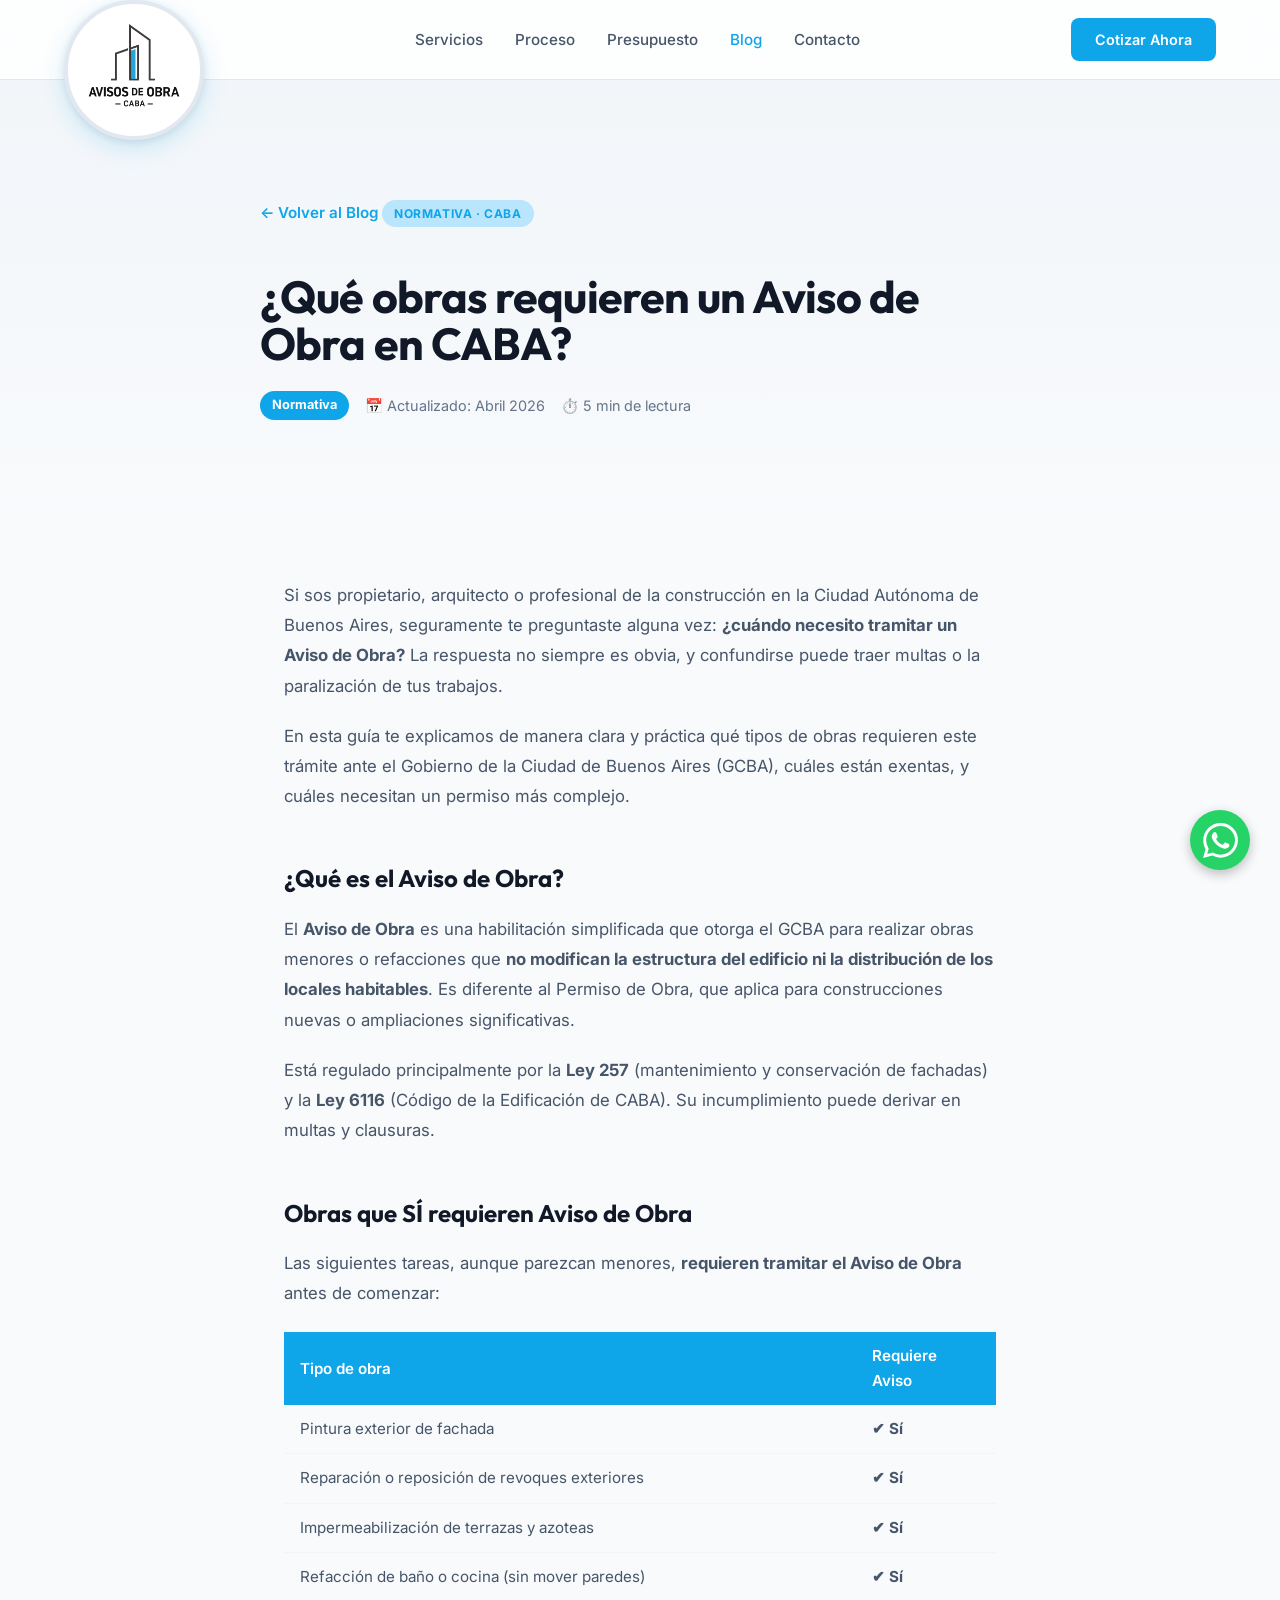
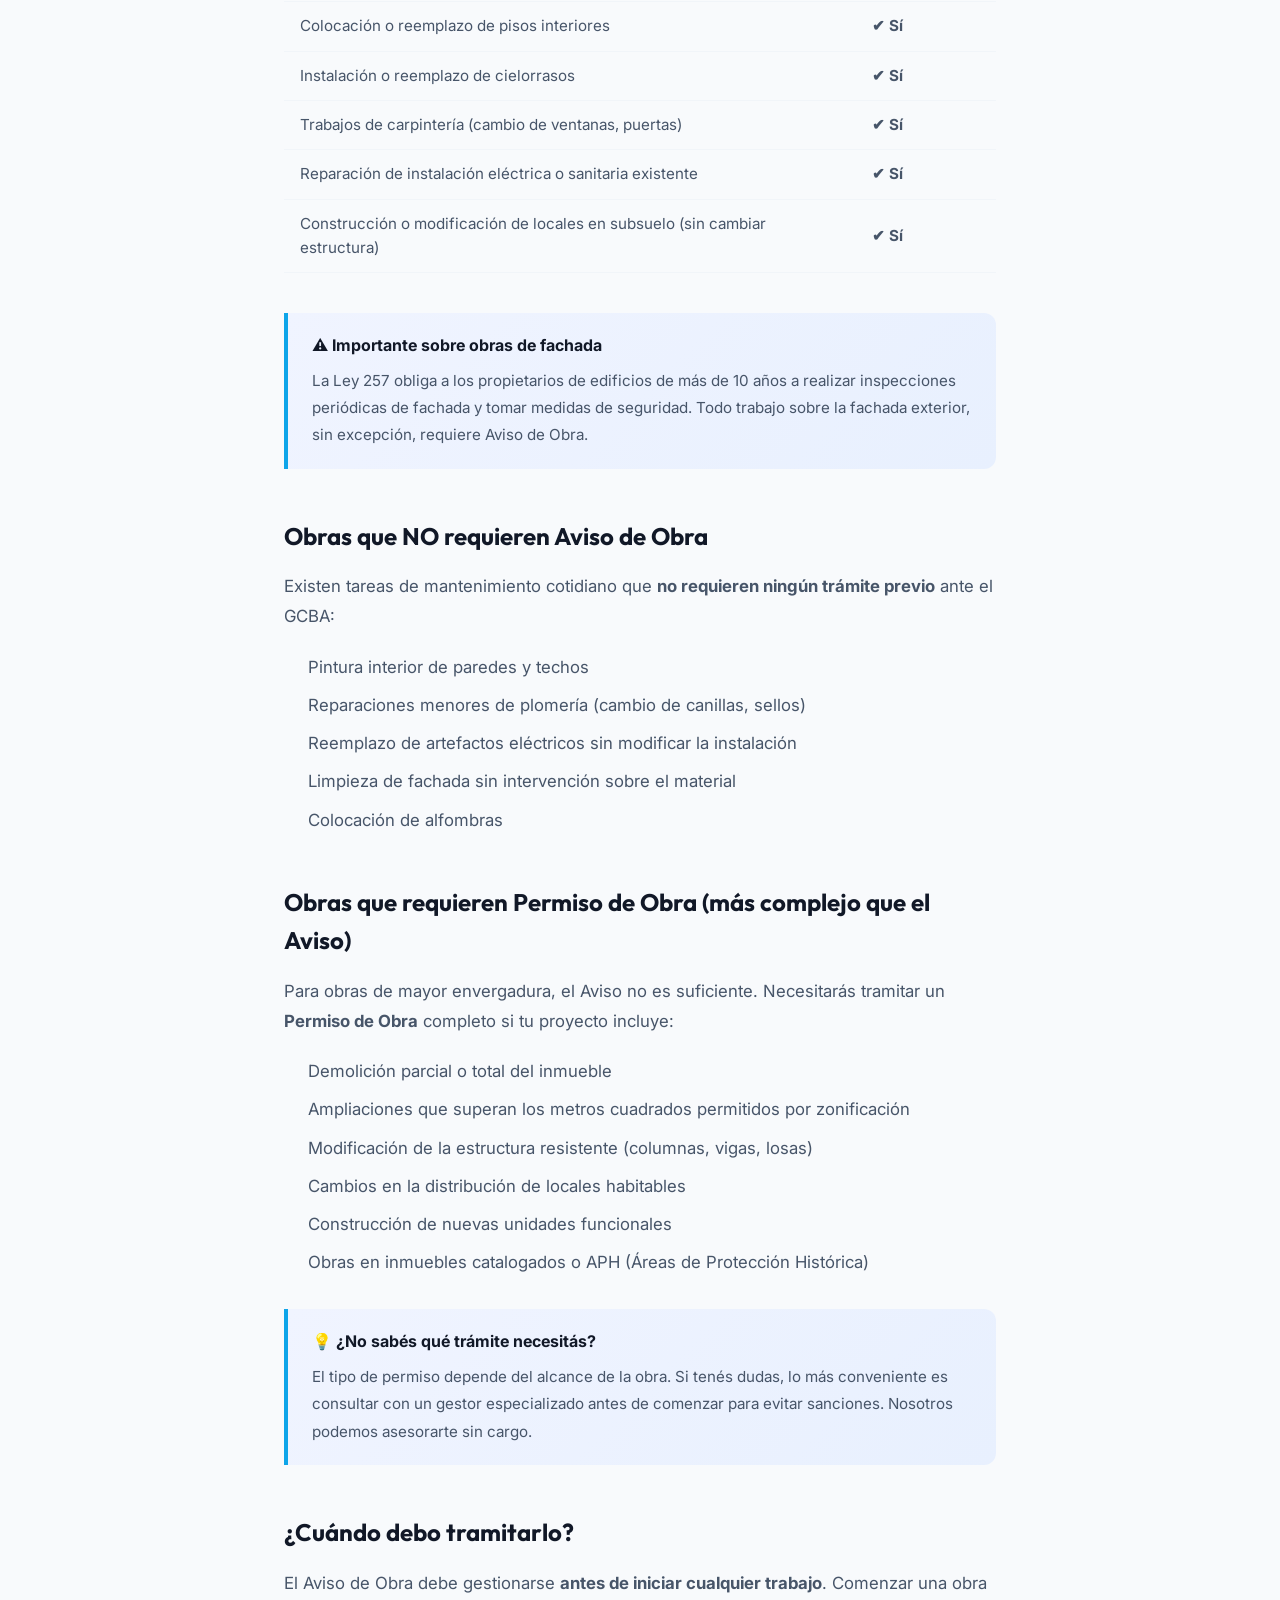
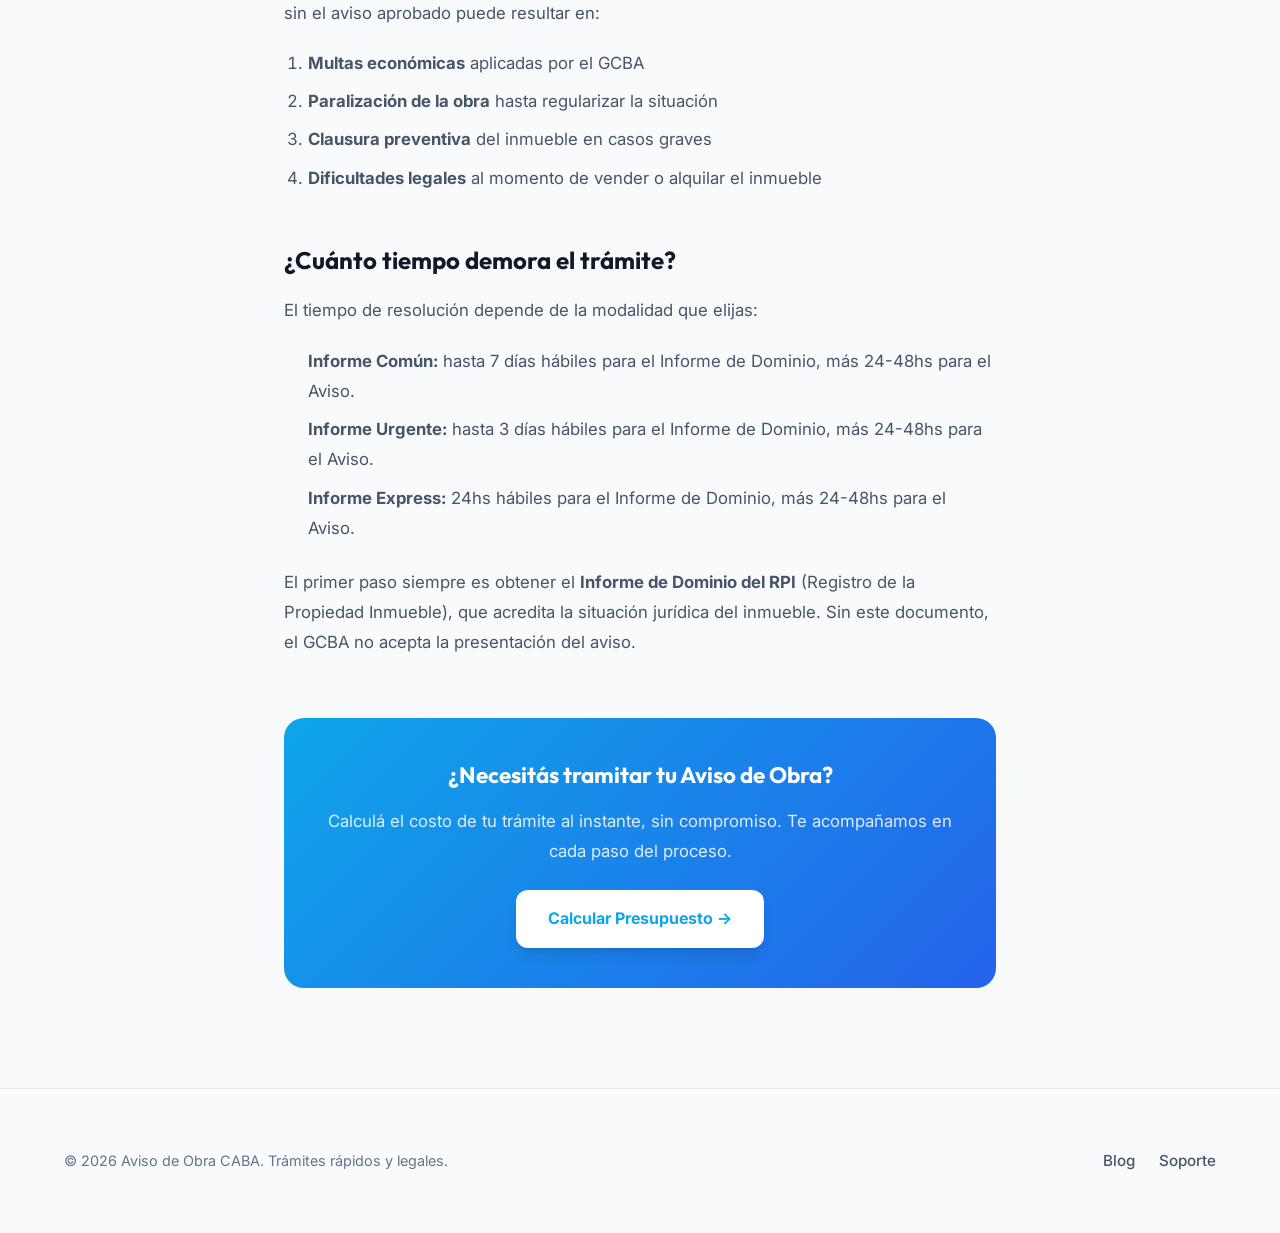
<file: que-obras-necesitan-aviso-caba.html>
<!DOCTYPE html>
<html lang="es">
<head>
    <meta charset="UTF-8">
    <meta name="viewport" content="width=device-width, initial-scale=1.0">
    <title>¿Qué obras requieren un Aviso de Obra en CABA? | Aviso de Obra CABA</title>
    <meta name="description" content="Conocé qué obras necesitan Aviso de Obra en la Ciudad de Buenos Aires según la Ley 257 y Ley 6116. Refacciones, pintura, instalaciones y más.">
    <meta name="robots" content="index, follow">
    <meta name="author" content="Aviso de Obra CABA">
    <meta name="keywords" content="aviso de obra CABA, qué obras necesitan aviso de obra, ley 257 CABA, ley 6116, permiso obra menor, refacción sin permiso, obras menores GCBA">
    <meta name="geo.region" content="AR-C">
    <meta name="geo.placename" content="Ciudad Autónoma de Buenos Aires">
    <link rel="canonical" href="https://www.aviso-de-obra.com.ar/que-obras-necesitan-aviso-caba.html" />
    <link rel="icon" type="image/png" href="favicon.png">

    <!-- Open Graph -->
    <meta property="og:type" content="article">
    <meta property="og:title" content="¿Qué obras requieren un Aviso de Obra en CABA?">
    <meta property="og:description" content="Conocé qué obras necesitan Aviso de Obra en la Ciudad de Buenos Aires. Guía completa según la normativa vigente.">
    <meta property="og:url" content="https://www.aviso-de-obra.com.ar/que-obras-necesitan-aviso-caba.html">
    <meta property="og:image" content="logoheader.png">
    <meta property="og:locale" content="es_AR">
    <meta property="og:site_name" content="Aviso de Obra CABA">

    <!-- Twitter Cards -->
    <meta name="twitter:card" content="summary_large_image">
    <meta name="twitter:title" content="¿Qué obras requieren un Aviso de Obra en CABA?">
    <meta name="twitter:description" content="Guía completa sobre qué obras necesitan Aviso de Obra en CABA según la normativa vigente.">
    <meta name="twitter:image" content="logoheader.png">

    <!-- Article Structured Data -->
    <script type="application/ld+json">
    {
      "@context": "https://schema.org",
      "@type": "Article",
      "headline": "¿Qué obras requieren un Aviso de Obra en CABA?",
      "description": "Guía completa sobre qué obras necesitan Aviso de Obra en la Ciudad de Buenos Aires según la Ley 257 y Ley 6116.",
      "author": {
        "@type": "Organization",
        "name": "Aviso de Obra CABA",
        "url": "https://www.aviso-de-obra.com.ar"
      },
      "publisher": {
        "@type": "Organization",
        "name": "Aviso de Obra CABA",
        "logo": {
          "@type": "ImageObject",
          "url": "logoheader.png"
        }
      },
      "datePublished": "2026-04-18",
      "dateModified": "2026-04-18",
      "url": "https://www.aviso-de-obra.com.ar/que-obras-necesitan-aviso-caba.html",
      "inLanguage": "es-AR"
    }
    </script>

    <link rel="stylesheet" href="style.css">
    <style>
        .article-hero {
            padding: 200px 0 60px;
            background: linear-gradient(to bottom, var(--slate-100), var(--background));
        }
        .article-body {
            max-width: 760px;
            margin: 0 auto;
            padding: 60px 24px 100px;
        }
        .article-body h2 {
            font-size: 1.5rem;
            margin: 48px 0 16px;
            color: var(--black);
        }
        .article-body h3 {
            font-size: 1.15rem;
            margin: 32px 0 12px;
            color: var(--black);
        }
        .article-body p {
            color: var(--slate-600);
            line-height: 1.8;
            margin-bottom: 20px;
            font-size: 1.05rem;
        }
        .article-body ul, .article-body ol {
            color: var(--slate-600);
            line-height: 1.8;
            margin: 0 0 24px 24px;
            font-size: 1.05rem;
        }
        .article-body li {
            margin-bottom: 8px;
        }
        .article-meta {
            display: flex;
            align-items: center;
            gap: 16px;
            margin-bottom: 40px;
            font-size: 0.9rem;
            color: var(--slate-500);
        }
        .article-tag {
            background: var(--primary);
            color: white;
            padding: 4px 12px;
            border-radius: 20px;
            font-size: 0.8rem;
            font-weight: 700;
        }
        .callout {
            background: linear-gradient(135deg, #f0f4ff, #e8f0fe);
            border-left: 4px solid var(--primary);
            border-radius: 0 12px 12px 0;
            padding: 20px 24px;
            margin: 32px 0;
        }
        .callout strong {
            display: block;
            margin-bottom: 8px;
            color: var(--black);
        }
        .callout p {
            margin: 0;
            font-size: 0.95rem;
        }
        .obra-table {
            width: 100%;
            border-collapse: collapse;
            margin: 24px 0 40px;
            font-size: 0.95rem;
        }
        .obra-table th {
            background: var(--primary);
            color: white;
            padding: 12px 16px;
            text-align: left;
            font-weight: 600;
        }
        .obra-table td {
            padding: 12px 16px;
            border-bottom: 1px solid var(--slate-100);
            color: var(--slate-600);
        }
        .obra-table tr:nth-child(even) td {
            background: var(--slate-50);
        }
        .badge-si { color: #16a34a; font-weight: 700; }
        .badge-no { color: #dc2626; font-weight: 700; }
        .article-cta {
            background: linear-gradient(135deg, var(--primary), #2563eb);
            border-radius: 20px;
            padding: 40px;
            text-align: center;
            margin: 60px 0 0;
            color: white;
        }
        .article-cta h3 { color: white; margin: 0 0 12px; font-size: 1.4rem; }
        .article-cta p { color: rgba(255,255,255,0.85); margin-bottom: 24px; }
        .article-cta .btn-primary {
            background: white;
            color: var(--primary);
            display: inline-block;
        }
        .article-cta .btn-primary:hover {
            background: var(--slate-100);
        }
        .back-link {
            display: inline-flex;
            align-items: center;
            gap: 8px;
            color: var(--primary);
            font-weight: 600;
            margin-bottom: 32px;
            font-size: 0.95rem;
            transition: gap 0.2s;
        }
        .back-link:hover { gap: 12px; }
    </style>
</head>
<body>

    <!-- NAV -->
    <nav>
        <div class="container">
            <a href="index.html" class="nav-logo">
                <div class="nav-logo-circle"><img src="logoheader.png" alt="Logo Aviso de Obra CABA"></div>
            </a>
            <ul class="nav-links" id="nav-links">
                <li><a href="index.html#servicios" class="nav-link">Servicios</a></li>
                <li><a href="index.html#proceso" class="nav-link">Proceso</a></li>
                <li><a href="index.html#presupuesto" class="nav-link">Presupuesto</a></li>
                <li><a href="blog.html" class="nav-link" style="color: var(--primary);">Blog</a></li>
                <li><a href="index.html#contacto" class="nav-link">Contacto</a></li>
            </ul>
            <div class="nav-actions">
                <a href="index.html#presupuesto" class="nav-cta">Cotizar Ahora</a>
                <button class="mobile-menu-toggle" id="mobile-menu-toggle" aria-label="Abrir menú">
                    <span></span><span></span><span></span>
                </button>
            </div>
        </div>
    </nav>

    <main>
        <section class="article-hero">
            <div class="container">
                <div style="max-width: 760px; margin: 0 auto;">
                    <a href="blog.html" class="back-link">← Volver al Blog</a>
                    <span class="section-tag">Normativa · CABA</span>
                    <h1 class="hero-title" style="font-size: clamp(1.8rem, 4vw, 2.8rem); margin-top: 16px;">¿Qué obras requieren un Aviso de Obra en CABA?</h1>
                    <div class="article-meta">
                        <span class="article-tag">Normativa</span>
                        <span>📅 Actualizado: Abril 2026</span>
                        <span>⏱️ 5 min de lectura</span>
                    </div>
                </div>
            </div>
        </section>

        <article class="article-body">

            <p>Si sos propietario, arquitecto o profesional de la construcción en la Ciudad Autónoma de Buenos Aires, seguramente te preguntaste alguna vez: <strong>¿cuándo necesito tramitar un Aviso de Obra?</strong> La respuesta no siempre es obvia, y confundirse puede traer multas o la paralización de tus trabajos.</p>

            <p>En esta guía te explicamos de manera clara y práctica qué tipos de obras requieren este trámite ante el Gobierno de la Ciudad de Buenos Aires (GCBA), cuáles están exentas, y cuáles necesitan un permiso más complejo.</p>

            <h2>¿Qué es el Aviso de Obra?</h2>

            <p>El <strong>Aviso de Obra</strong> es una habilitación simplificada que otorga el GCBA para realizar obras menores o refacciones que <strong>no modifican la estructura del edificio ni la distribución de los locales habitables</strong>. Es diferente al Permiso de Obra, que aplica para construcciones nuevas o ampliaciones significativas.</p>

            <p>Está regulado principalmente por la <strong>Ley 257</strong> (mantenimiento y conservación de fachadas) y la <strong>Ley 6116</strong> (Código de la Edificación de CABA). Su incumplimiento puede derivar en multas y clausuras.</p>

            <h2>Obras que SÍ requieren Aviso de Obra</h2>

            <p>Las siguientes tareas, aunque parezcan menores, <strong>requieren tramitar el Aviso de Obra</strong> antes de comenzar:</p>

            <table class="obra-table">
                <thead>
                    <tr>
                        <th>Tipo de obra</th>
                        <th>Requiere Aviso</th>
                    </tr>
                </thead>
                <tbody>
                    <tr><td>Pintura exterior de fachada</td><td class="badge-si">✔ Sí</td></tr>
                    <tr><td>Reparación o reposición de revoques exteriores</td><td class="badge-si">✔ Sí</td></tr>
                    <tr><td>Impermeabilización de terrazas y azoteas</td><td class="badge-si">✔ Sí</td></tr>
                    <tr><td>Refacción de baño o cocina (sin mover paredes)</td><td class="badge-si">✔ Sí</td></tr>
                    <tr><td>Colocación o reemplazo de pisos interiores</td><td class="badge-si">✔ Sí</td></tr>
                    <tr><td>Instalación o reemplazo de cielorrasos</td><td class="badge-si">✔ Sí</td></tr>
                    <tr><td>Trabajos de carpintería (cambio de ventanas, puertas)</td><td class="badge-si">✔ Sí</td></tr>
                    <tr><td>Reparación de instalación eléctrica o sanitaria existente</td><td class="badge-si">✔ Sí</td></tr>
                    <tr><td>Construcción o modificación de locales en subsuelo (sin cambiar estructura)</td><td class="badge-si">✔ Sí</td></tr>
                </tbody>
            </table>

            <div class="callout">
                <strong>⚠️ Importante sobre obras de fachada</strong>
                <p>La Ley 257 obliga a los propietarios de edificios de más de 10 años a realizar inspecciones periódicas de fachada y tomar medidas de seguridad. Todo trabajo sobre la fachada exterior, sin excepción, requiere Aviso de Obra.</p>
            </div>

            <h2>Obras que NO requieren Aviso de Obra</h2>

            <p>Existen tareas de mantenimiento cotidiano que <strong>no requieren ningún trámite previo</strong> ante el GCBA:</p>

            <ul>
                <li>Pintura interior de paredes y techos</li>
                <li>Reparaciones menores de plomería (cambio de canillas, sellos)</li>
                <li>Reemplazo de artefactos eléctricos sin modificar la instalación</li>
                <li>Limpieza de fachada sin intervención sobre el material</li>
                <li>Colocación de alfombras</li>
            </ul>

            <h2>Obras que requieren Permiso de Obra (más complejo que el Aviso)</h2>

            <p>Para obras de mayor envergadura, el Aviso no es suficiente. Necesitarás tramitar un <strong>Permiso de Obra</strong> completo si tu proyecto incluye:</p>

            <ul>
                <li>Demolición parcial o total del inmueble</li>
                <li>Ampliaciones que superan los metros cuadrados permitidos por zonificación</li>
                <li>Modificación de la estructura resistente (columnas, vigas, losas)</li>
                <li>Cambios en la distribución de locales habitables</li>
                <li>Construcción de nuevas unidades funcionales</li>
                <li>Obras en inmuebles catalogados o APH (Áreas de Protección Histórica)</li>
            </ul>

            <div class="callout">
                <strong>💡 ¿No sabés qué trámite necesitás?</strong>
                <p>El tipo de permiso depende del alcance de la obra. Si tenés dudas, lo más conveniente es consultar con un gestor especializado antes de comenzar para evitar sanciones. Nosotros podemos asesorarte sin cargo.</p>
            </div>

            <h2>¿Cuándo debo tramitarlo?</h2>

            <p>El Aviso de Obra debe gestionarse <strong>antes de iniciar cualquier trabajo</strong>. Comenzar una obra sin el aviso aprobado puede resultar en:</p>

            <ol>
                <li><strong>Multas económicas</strong> aplicadas por el GCBA</li>
                <li><strong>Paralización de la obra</strong> hasta regularizar la situación</li>
                <li><strong>Clausura preventiva</strong> del inmueble en casos graves</li>
                <li><strong>Dificultades legales</strong> al momento de vender o alquilar el inmueble</li>
            </ol>

            <h2>¿Cuánto tiempo demora el trámite?</h2>

            <p>El tiempo de resolución depende de la modalidad que elijas:</p>

            <ul>
                <li><strong>Informe Común:</strong> hasta 7 días hábiles para el Informe de Dominio, más 24-48hs para el Aviso.</li>
                <li><strong>Informe Urgente:</strong> hasta 3 días hábiles para el Informe de Dominio, más 24-48hs para el Aviso.</li>
                <li><strong>Informe Express:</strong> 24hs hábiles para el Informe de Dominio, más 24-48hs para el Aviso.</li>
            </ul>

            <p>El primer paso siempre es obtener el <strong>Informe de Dominio del RPI</strong> (Registro de la Propiedad Inmueble), que acredita la situación jurídica del inmueble. Sin este documento, el GCBA no acepta la presentación del aviso.</p>

            <div class="article-cta">
                <h3>¿Necesitás tramitar tu Aviso de Obra?</h3>
                <p>Calculá el costo de tu trámite al instante, sin compromiso. Te acompañamos en cada paso del proceso.</p>
                <a href="index.html#presupuesto" class="btn-primary">Calcular Presupuesto →</a>
            </div>

        </article>
    </main>

    <!-- FOOTER -->
    <footer style="padding: 60px 0; border-top: 1px solid var(--slate-200); background-color: var(--slate-50);">
        <div class="container" style="display: flex; justify-content: space-between; align-items: center; flex-wrap: wrap; gap: 24px;">
            <p style="color: var(--slate-500); font-size: 0.9rem;">© 2026 Aviso de Obra CABA. Trámites rápidos y legales.</p>
            <div style="display: flex; gap: 24px;">
                <a href="blog.html" class="nav-link">Blog</a>
                <a href="index.html#contacto" class="nav-link">Soporte</a>
            </div>
        </div>
    </footer>

    <!-- WhatsApp Flotante -->
    <a href="https://wa.me/5491137787305?text=Hola!%20Vengo%20de%20la%20web%20y%20quería%20consultar%20por%20un%20aviso%20de%20obra." class="whatsapp-float" target="_blank" rel="noopener noreferrer">
        <svg viewBox="0 0 24 24" xmlns="http://www.w3.org/2000/svg">
            <path d="M17.472 14.382c-.297-.149-1.758-.867-2.03-.967-.273-.099-.471-.148-.67.15-.197.297-.767.966-.94 1.164-.173.199-.347.223-.644.075-.297-.15-1.255-.463-2.39-1.475-.883-.788-1.48-1.761-1.653-2.059-.173-.297-.018-.458.13-.606.134-.133.298-.347.446-.52.149-.174.198-.298.298-.497.099-.198.05-.371-.025-.52-.075-.149-.669-1.612-.916-2.207-.242-.579-.487-.5-.669-.51-.173-.008-.371-.01-.57-.01-.198 0-.52.074-.792.372-.272.297-1.04 1.016-1.04 2.479 0 1.462 1.065 2.875 1.213 3.074.149.198 2.096 3.2 5.077 4.487.709.306 1.262.489 1.694.625.712.227 1.36.195 1.871.118.571-.085 1.758-.719 2.006-1.413.248-.694.248-1.289.173-1.413-.074-.124-.272-.198-.57-.347m-5.421 7.403h-.004a9.87 9.87 0 01-5.031-1.378l-.361-.214-3.741.982.998-3.648-.235-.374a9.86 9.86 0 01-1.51-5.26c.001-5.45 4.436-9.884 9.888-9.884 2.64 0 5.122 1.03 6.988 2.898a9.825 9.825 0 012.893 6.994c-.003 5.45-4.437 9.884-9.885 9.884m8.413-18.297A11.815 11.815 0 0012.05 0C5.495 0 .16 5.335.157 11.892c0 2.096.547 4.142 1.588 5.945L.057 24l6.305-1.654a11.882 11.882 0 005.683 1.448h.005c6.554 0 11.89-5.335 11.893-11.893a11.821 11.821 0 00-3.48-8.413z"/>
        </svg>
    </a>

    <script src="script.js"></script>
</body>
</html>
</file>
<file: style.css>
@import url('https://fonts.googleapis.com/css2?family=Inter:wght@300;400;500;600;700&family=Outfit:wght@400;500;600;700;800;900&display=swap');

:root {
    --primary: #0ea5e9; /* Cyan 500 */
    --primary-dark: #0284c7; /* Cyan 600 */
    --primary-light: #bae6fd; /* Cyan 200 */
    --black: #111827; /* Gray 900 */
    --white: #ffffff;
    --background: #f8fafc; /* Slate 50 */
    --slate-100: #f1f5f9;
    --slate-200: #e2e8f0;
    --slate-300: #cbd5e1;
    --slate-500: #64748b;
    --slate-600: #475569;
    --slate-700: #334155;
    --slate-800: #1e293b;
    
    --shadow-sm: 0 1px 2px 0 rgb(0 0 0 / 0.05);
    --shadow-md: 0 4px 6px -1px rgb(0 0 0 / 0.1), 0 2px 4px -2px rgb(0 0 0 / 0.1);
    --shadow-lg: 0 10px 15px -3px rgb(0 0 0 / 0.1), 0 4px 6px -4px rgb(0 0 0 / 0.1);
    --shadow-xl: 0 20px 25px -5px rgb(0 0 0 / 0.1), 0 8px 10px -6px rgb(0 0 0 / 0.1);
    
    --transition: all 0.3s cubic-bezier(0.4, 0, 0.2, 1);
}

/* Base Styles */
*, *::before, *::after {
    box-sizing: border-box;
    margin: 0;
    padding: 0;
}

html {
    scroll-behavior: smooth;
    font-size: 16px;
}

body {
    background-color: var(--background);
    color: var(--slate-800);
    font-family: 'Inter', sans-serif;
    line-height: 1.6;
    overflow-x: hidden;
}

h1, h2, h3, h4, .font-display {
    font-family: 'Outfit', sans-serif;
    color: var(--black);
    font-weight: 700;
}

a {
    transition: var(--transition);
    text-decoration: none;
    color: inherit;
}

ul {
    list-style: none;
}

img {
    max-width: 100%;
    display: block;
}

button, .btn {
    cursor: pointer;
    font-family: inherit;
    transition: var(--transition);
}

.container {
    max-width: 1200px;
    margin: 0 auto;
    padding: 0 24px;
}

/* Utilities */
.text-primary { color: var(--primary); }
.bg-primary { background-color: var(--primary); }
.font-bold { font-weight: 700; }
.section-padding { padding: 100px 0; }

/* Navigation */
nav {
    position: fixed;
    top: 0;
    left: 0;
    right: 0;
    z-index: 1000;
    background: rgba(255, 255, 255, 0.85);
    backdrop-filter: blur(12px);
    border-bottom: 1px solid var(--slate-200);
    height: 80px;
    display: flex;
    align-items: center;
    transition: var(--transition);
    overflow: visible;
}

nav.scrolled {
    height: 70px;
    box-shadow: var(--shadow-md);
}

nav .container {
    width: 100%;
    display: flex;
    justify-content: space-between;
    align-items: center;
    position: relative;
}

/* Logo círculo sobresaliente */
.nav-logo {
    display: flex;
    align-items: center;
    gap: 12px;
    position: relative;
    /* Desplaza hacia abajo para que el círculo sobresalga del nav */
    top: 30px;
}

.nav-logo-circle {
    width: 140px;
    height: 140px;
    border-radius: 50%;
    background: white;
    border: 4px solid var(--slate-200);
    box-shadow: 0 8px 24px rgba(14, 165, 233, 0.18), 0 2px 8px rgba(0,0,0,0.10);
    overflow: hidden;
    display: flex;
    align-items: center;
    justify-content: center;
    flex-shrink: 0;
    transition: var(--transition);
}

.nav-logo-circle:hover {
    box-shadow: 0 12px 32px rgba(14, 165, 233, 0.28), 0 4px 12px rgba(0,0,0,0.12);
    transform: translateY(-3px);
    border-color: var(--primary-light);
}

.nav-logo-circle img {
    width: 100%;
    height: 100%;
    object-fit: cover;
    border-radius: 50%;
}

.nav-links {
    display: flex;
    gap: 32px;
}

.nav-link {
    font-weight: 500;
    font-size: 0.95rem;
    color: var(--slate-600);
}

.nav-link:hover {
    color: var(--primary);
}

.nav-cta {
    background: var(--primary);
    color: white;
    padding: 10px 24px;
    border-radius: 8px;
    font-weight: 600;
    font-size: 0.9rem;
    border: none;
    display: inline-flex;
    align-items: center;
}

.nav-cta:hover {
    background: var(--primary-dark);
    transform: translateY(-2px);
    box-shadow: var(--shadow-md);
}

.nav-actions {
    display: flex;
    align-items: center;
    gap: 16px;
}

.mobile-menu-toggle {
    display: none;
    flex-direction: column;
    justify-content: space-between;
    width: 30px;
    height: 21px;
    background: transparent;
    border: none;
    padding: 0;
    z-index: 1100;
}

.mobile-menu-toggle span {
    width: 100%;
    height: 3px;
    background-color: var(--black);
    border-radius: 3px;
    transition: var(--transition);
}

.mobile-menu-toggle.active span:nth-child(1) {
    transform: translateY(9px) rotate(45deg);
}

.mobile-menu-toggle.active span:nth-child(2) {
    opacity: 0;
}

.mobile-menu-toggle.active span:nth-child(3) {
    transform: translateY(-9px) rotate(-45deg);
}

/* Sections */
.section-tag {
    display: inline-block;
    color: var(--primary);
    background: var(--primary-light);
    padding: 4px 12px;
    border-radius: 9999px;
    font-size: 0.75rem;
    font-weight: 700;
    text-transform: uppercase;
    letter-spacing: 0.05em;
    margin-bottom: 16px;
}

.section-title {
    font-size: clamp(2rem, 5vw, 3rem);
    line-height: 1.1;
    margin-bottom: 20px;
}

.section-desc {
    font-size: 1.125rem;
    color: var(--slate-500);
    max-width: 600px;
    margin-bottom: 48px;
}

/* Hero */
.hero {
    min-height: 100vh;
    /* 80px nav + 70px overflow del círculo de 140px + 30px margen */
    padding-top: 200px;
    padding-bottom: 80px;
    display: flex;
    align-items: center;
    background: radial-gradient(circle at top right, var(--primary-light), transparent 30%),
                radial-gradient(circle at bottom left, var(--slate-100), transparent 20%);
    position: relative;
    overflow: hidden;
}

.hero-content {
    max-width: 700px;
}

.hero-title {
    font-size: clamp(2.5rem, 8vw, 4.5rem);
    line-height: 1.05;
    margin-bottom: 24px;
    letter-spacing: -0.02em;
}

.hero-title span {
    color: var(--primary);
}

.hero-desc {
    font-size: 1.25rem;
    color: var(--slate-600);
    margin-bottom: 40px;
    max-width: 550px;
}

.hero-btns {
    display: flex;
    gap: 16px;
    flex-wrap: wrap;
}

.btn-primary {
    background: var(--primary);
    color: white;
    padding: 16px 32px;
    border-radius: 12px;
    font-weight: 700;
    box-shadow: var(--shadow-lg);
}

.btn-primary:hover {
    background: var(--primary-dark);
    transform: translateY(-4px);
    box-shadow: var(--shadow-xl);
}

.btn-outline {
    background: white;
    color: var(--black);
    padding: 16px 32px;
    border-radius: 12px;
    font-weight: 600;
    border: 1px solid var(--slate-200);
    box-shadow: var(--shadow-sm);
}

.btn-outline:hover {
    border-color: var(--primary);
    color: var(--primary);
    background: var(--slate-50);
}

/* Stats */
.stats-grid {
    display: grid;
    grid-template-columns: repeat(auto-fit, minmax(200px, 1fr));
    gap: 24px;
    margin-top: 60px;
}

.stat-card {
    background: white;
    padding: 32px;
    border-radius: 16px;
    box-shadow: var(--shadow-md);
    border: 1px solid var(--slate-100);
}

.stat-num {
    font-size: 2.5rem;
    font-weight: 900;
    color: var(--primary);
    display: block;
    margin-bottom: 4px;
}

.stat-label {
    font-size: 0.875rem;
    color: var(--slate-500);
    font-weight: 600;
    text-transform: uppercase;
    letter-spacing: 0.05em;
}

/* Services */
.services-grid {
    display: grid;
    grid-template-columns: repeat(auto-fit, minmax(350px, 1fr));
    gap: 32px;
}

.service-card {
    background: white;
    padding: 40px;
    border-radius: 24px;
    border: 1px solid var(--slate-100);
    transition: var(--transition);
}

.service-card:hover {
    transform: translateY(-8px);
    box-shadow: var(--shadow-xl);
    border-color: var(--primary-light);
}

.service-icon {
    width: 64px;
    height: 64px;
    background: var(--slate-50);
    border-radius: 16px;
    display: flex;
    align-items: center;
    justify-content: center;
    font-size: 28px;
    margin-bottom: 24px;
    color: var(--primary);
}

.service-card h3 {
    font-size: 1.5rem;
    margin-bottom: 12px;
}

.service-card p {
    color: var(--slate-600);
}

/* Process */
.process-steps {
    display: flex;
    flex-direction: column;
    gap: 0;
}

.process-step {
    display: flex;
    gap: 48px;
    padding-bottom: 60px;
    position: relative;
}

.process-step::before {
    content: '';
    position: absolute;
    left: 28px;
    top: 60px;
    bottom: 0;
    width: 2px;
    background: var(--slate-200);
}

.process-step:last-child::before {
    display: none;
}

.step-number {
    width: 56px;
    height: 56px;
    background: var(--white);
    border: 2px solid var(--primary);
    border-radius: 50%;
    display: flex;
    align-items: center;
    justify-content: center;
    font-weight: 900;
    color: var(--primary);
    flex-shrink: 0;
    z-index: 10;
    font-family: 'Outfit', sans-serif;
}

.step-content {
    padding-top: 12px;
}

.step-content h4 {
    font-size: 1.25rem;
    margin-bottom: 8px;
}

/* Calculator */
.calc-container {
    display: grid;
    grid-template-columns: 1fr 400px;
    gap: 40px;
    align-items: start;
}

.calc-form {
    background: white;
    padding: 40px;
    border-radius: 24px;
    box-shadow: var(--shadow-lg);
}

.form-group {
    margin-bottom: 24px;
}

label {
    display: block;
    font-size: 0.875rem;
    font-weight: 600;
    color: var(--slate-700);
    margin-bottom: 8px;
}

input, select, textarea {
    width: 100%;
    padding: 12px 16px;
    border: 1px solid var(--slate-200);
    border-radius: 8px;
    font-family: inherit;
    font-size: 1rem;
    transition: var(--transition);
}

input:focus, select:focus, textarea:focus {
    outline: none;
    border-color: var(--primary);
    box-shadow: 0 0 0 4px var(--primary-light);
}

.radio-group {
    display: flex;
    flex-direction: column;
    gap: 12px;
}

.radio-card {
    border: 1px solid var(--slate-200);
    border-radius: 12px;
    padding: 16px;
    display: flex;
    justify-content: space-between;
    align-items: center;
    cursor: pointer;
    transition: var(--transition);
}

.radio-card:hover {
    border-color: var(--primary);
    background: var(--slate-50);
}

.radio-card.active {
    border-color: var(--primary);
    background: var(--primary-light);
    border-width: 2px;
}

.radio-info strong {
    display: block;
    color: var(--black);
}

.radio-info span {
    font-size: 0.8rem;
    color: var(--slate-500);
}

.radio-price {
    font-weight: 800;
    color: var(--primary-dark);
}

.calc-summary {
    background: var(--black);
    color: white;
    padding: 40px;
    border-radius: 24px;
    position: sticky;
    top: 120px;
}

.calc-summary h3 {
    color: white;
    margin-bottom: 24px;
}

.summary-row {
    display: flex;
    justify-content: space-between;
    padding: 12px 0;
    border-bottom: 1px solid rgba(255, 255, 255, 0.1);
}

.summary-row .label {
    color: var(--slate-300);
}

.summary-total {
    margin-top: 24px;
    padding-top: 24px;
    display: flex;
    justify-content: space-between;
    align-items: center;
}

.summary-total .total-price {
    font-size: 2.5rem;
    font-weight: 900;
    color: var(--primary);
}

/* Contact */
.contact-grid {
    display: grid;
    grid-template-columns: 1fr 1.5fr;
    gap: 60px;
}

/* WhatsApp Float */
.whatsapp-float {
    position: fixed;
    bottom: 30px;
    right: 30px;
    width: 60px;
    height: 60px;
    background-color: #25D366;
    color: white;
    border-radius: 50%;
    display: flex;
    align-items: center;
    justify-content: center;
    box-shadow: 0 4px 12px rgba(0,0,0,0.25);
    z-index: 999;
    transition: var(--transition);
    animation: pulse-wa 2s infinite;
}

.whatsapp-float:hover {
    transform: scale(1.1);
    box-shadow: 0 6px 16px rgba(0,0,0,0.35);
}

.whatsapp-float svg {
    width: 35px;
    height: 35px;
    fill: currentColor;
}

@keyframes pulse-wa {
    0% {
        box-shadow: 0 0 0 0 rgba(37, 211, 102, 0.5);
    }
    70% {
        box-shadow: 0 0 0 15px rgba(37, 211, 102, 0);
    }
    100% {
        box-shadow: 0 0 0 0 rgba(37, 211, 102, 0);
    }
}

/* Animations */
.reveal {
    opacity: 0;
    transform: translateY(30px);
    transition: opacity 0.8s ease, transform 0.8s ease;
}

.reveal.active {
    opacity: 1;
    transform: translateY(0);
}

/* Responsive */
@media (max-width: 992px) {
    .section-padding { padding: 60px 0; }

    /* Logo círculo — tamaño reducido en tablet */
    .nav-logo {
        top: 22px;
    }
    .nav-logo-circle {
        width: 110px;
        height: 110px;
    }
    
    .nav-links {
        position: fixed;
        top: 0;
        right: -100%;
        width: 80%;
        max-width: 300px;
        height: 100vh;
        background: white;
        flex-direction: column;
        padding: 100px 40px;
        box-shadow: var(--shadow-xl);
        transition: 0.4s ease-in-out;
        z-index: 1000;
    }

    .nav-links.active {
        right: 0;
    }

    .mobile-menu-toggle {
        display: flex;
    }

    .calc-container {
        grid-template-columns: 1fr;
    }

    .calc-summary {
        position: static;
        margin-top: 24px;
    }

    .contact-grid {
        grid-template-columns: 1fr;
        gap: 40px;
    }
    
    .hero-title { font-size: 2.5rem; }
    .hero { padding-top: 175px; text-align: center; }
    .hero-content { margin: 0 auto; }
    .hero-btns { justify-content: center; }
    
    .stats-grid { grid-template-columns: 1fr; }
}

@media (max-width: 640px) {
    .container { padding: 0 20px; }
    .hero-title { font-size: 2.1rem; }
    .btn-primary, .btn-outline { width: 100%; }

    .nav-logo {
        top: 18px;
    }
    .nav-logo-circle {
        width: 90px;
        height: 90px;
        border-width: 3px;
    }
}
</file>
